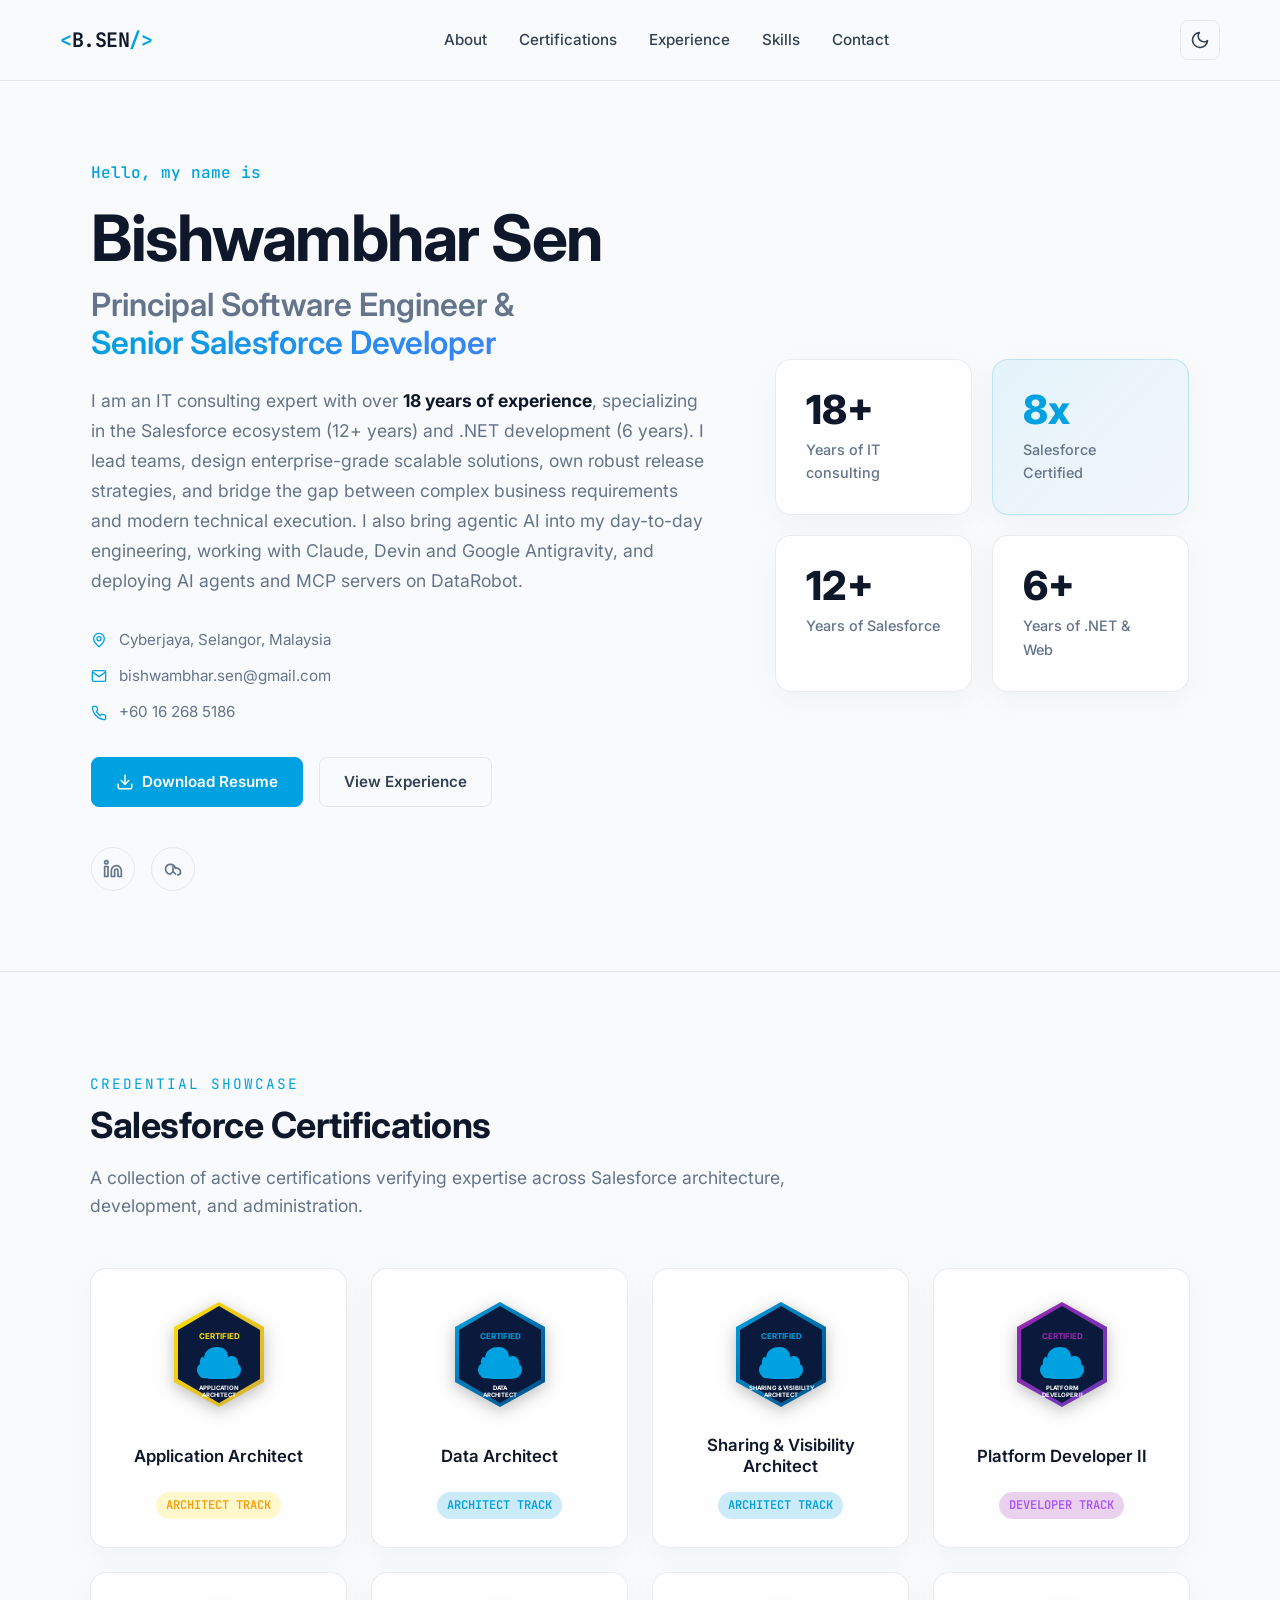
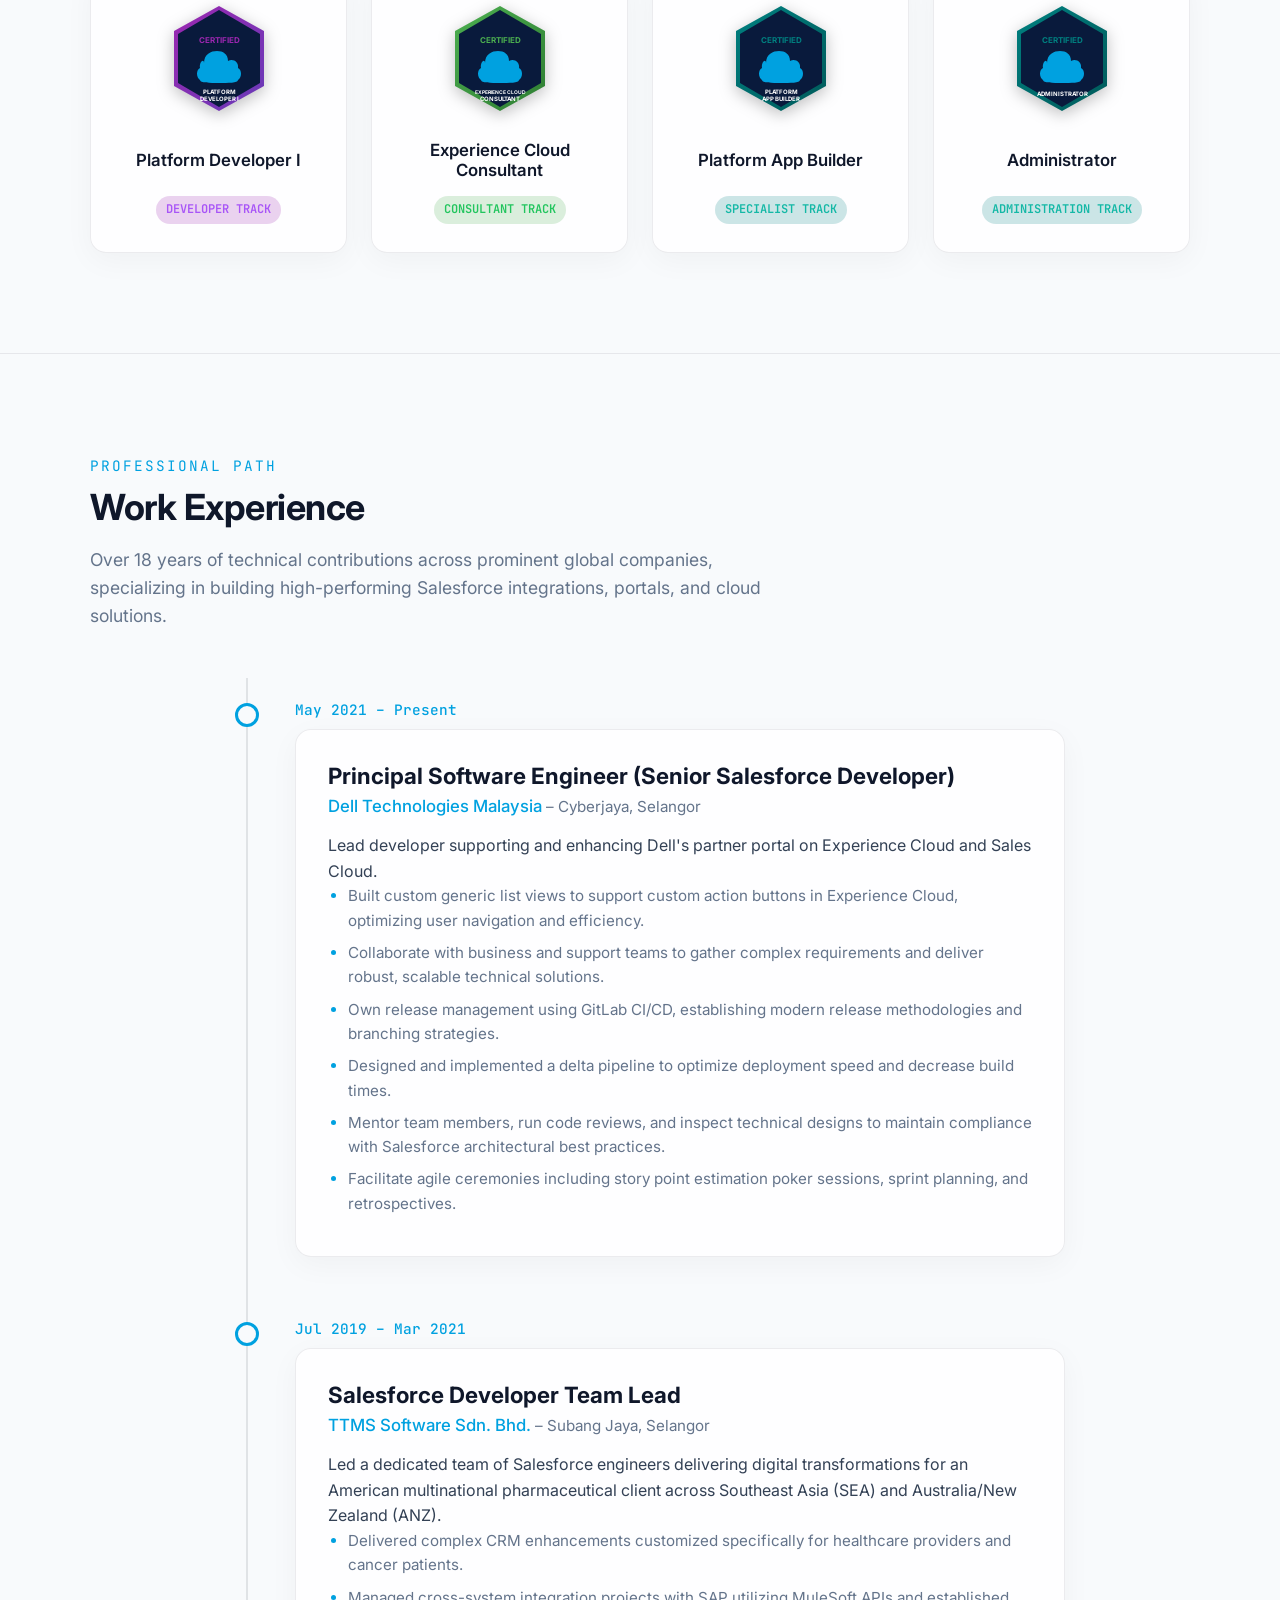
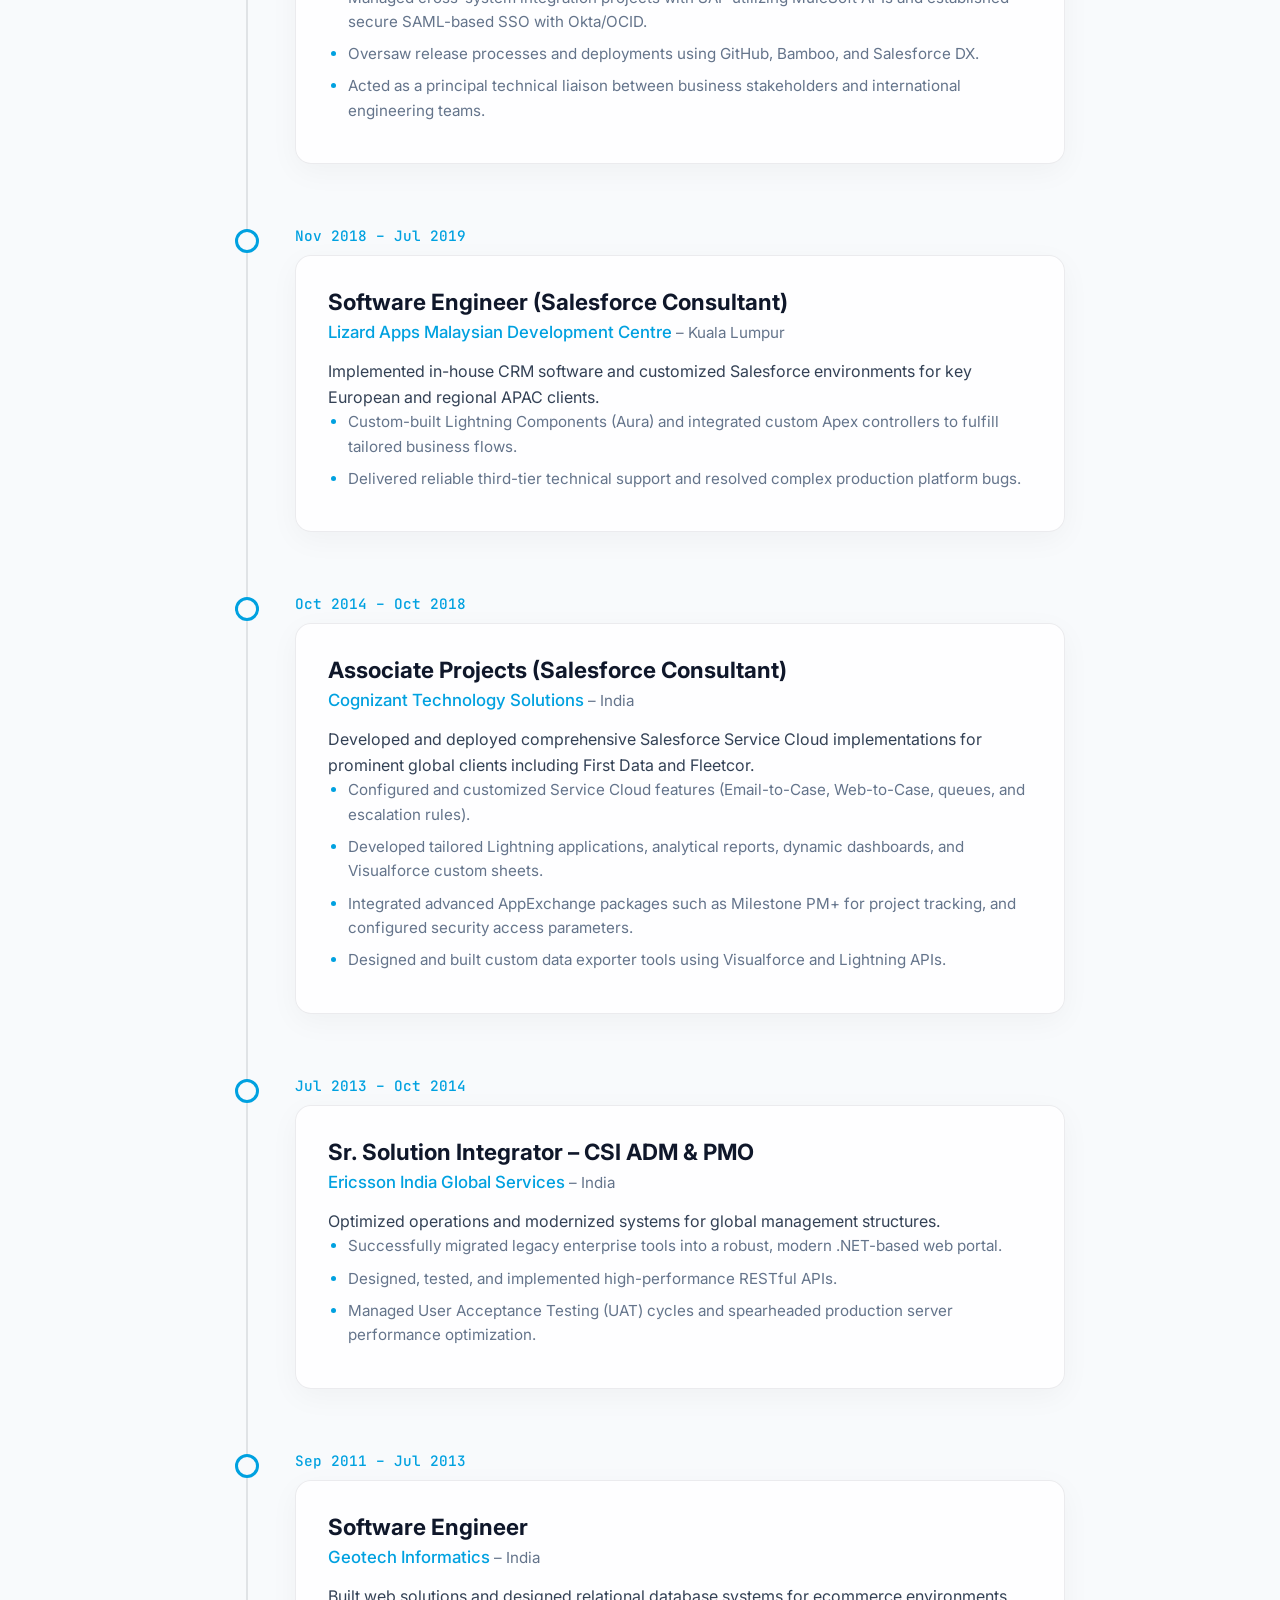
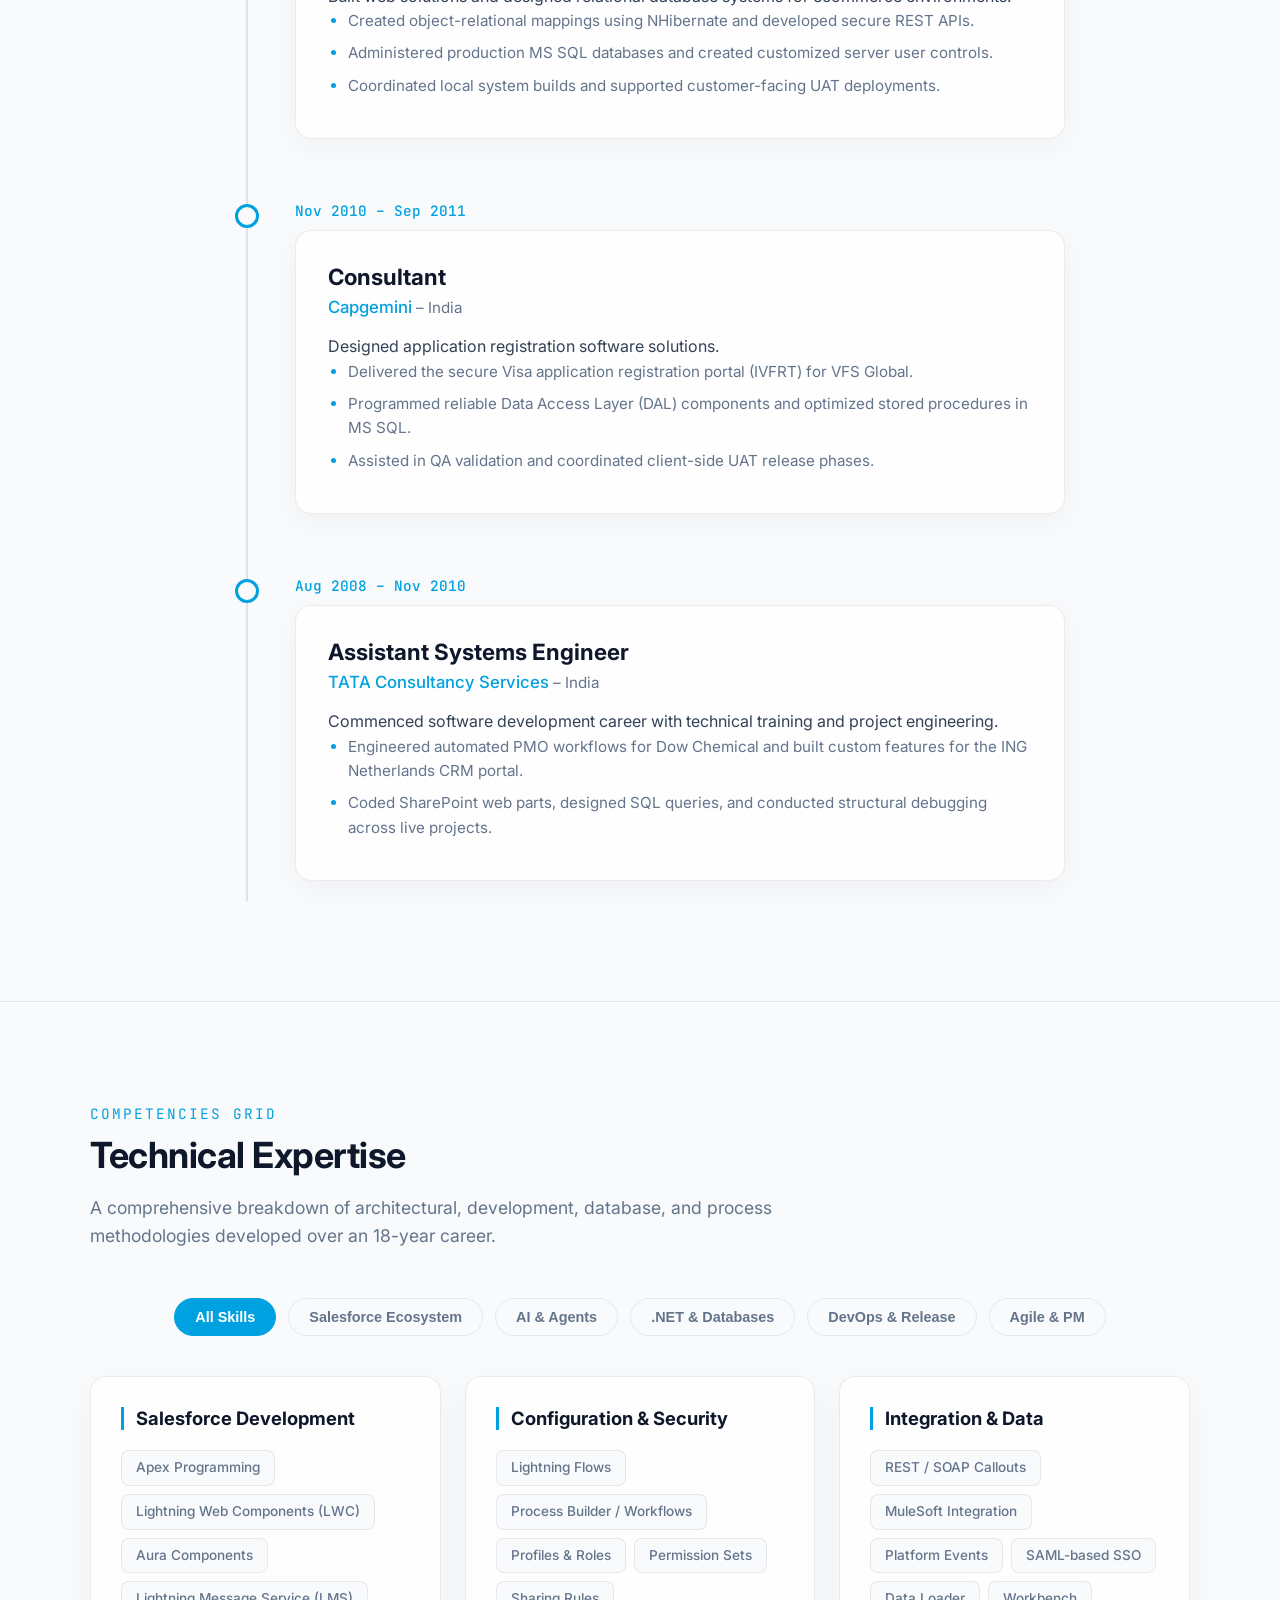
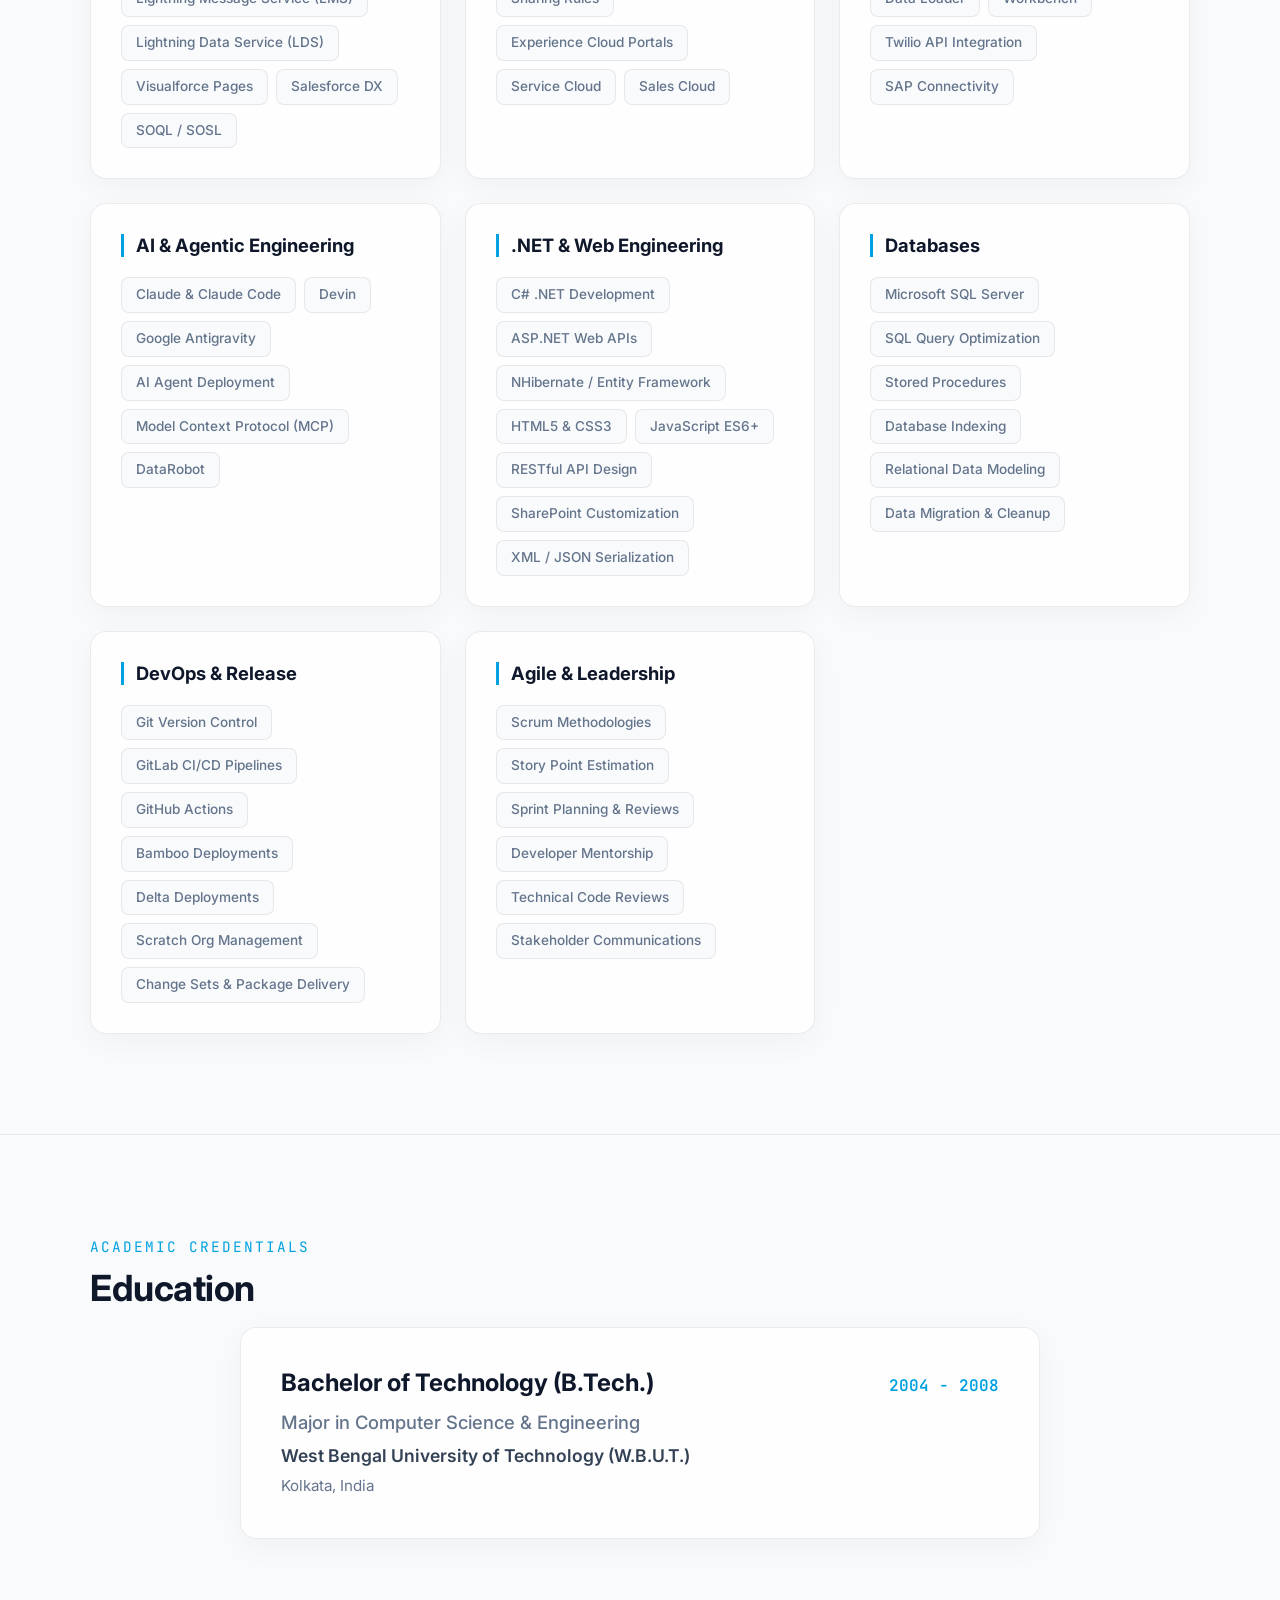
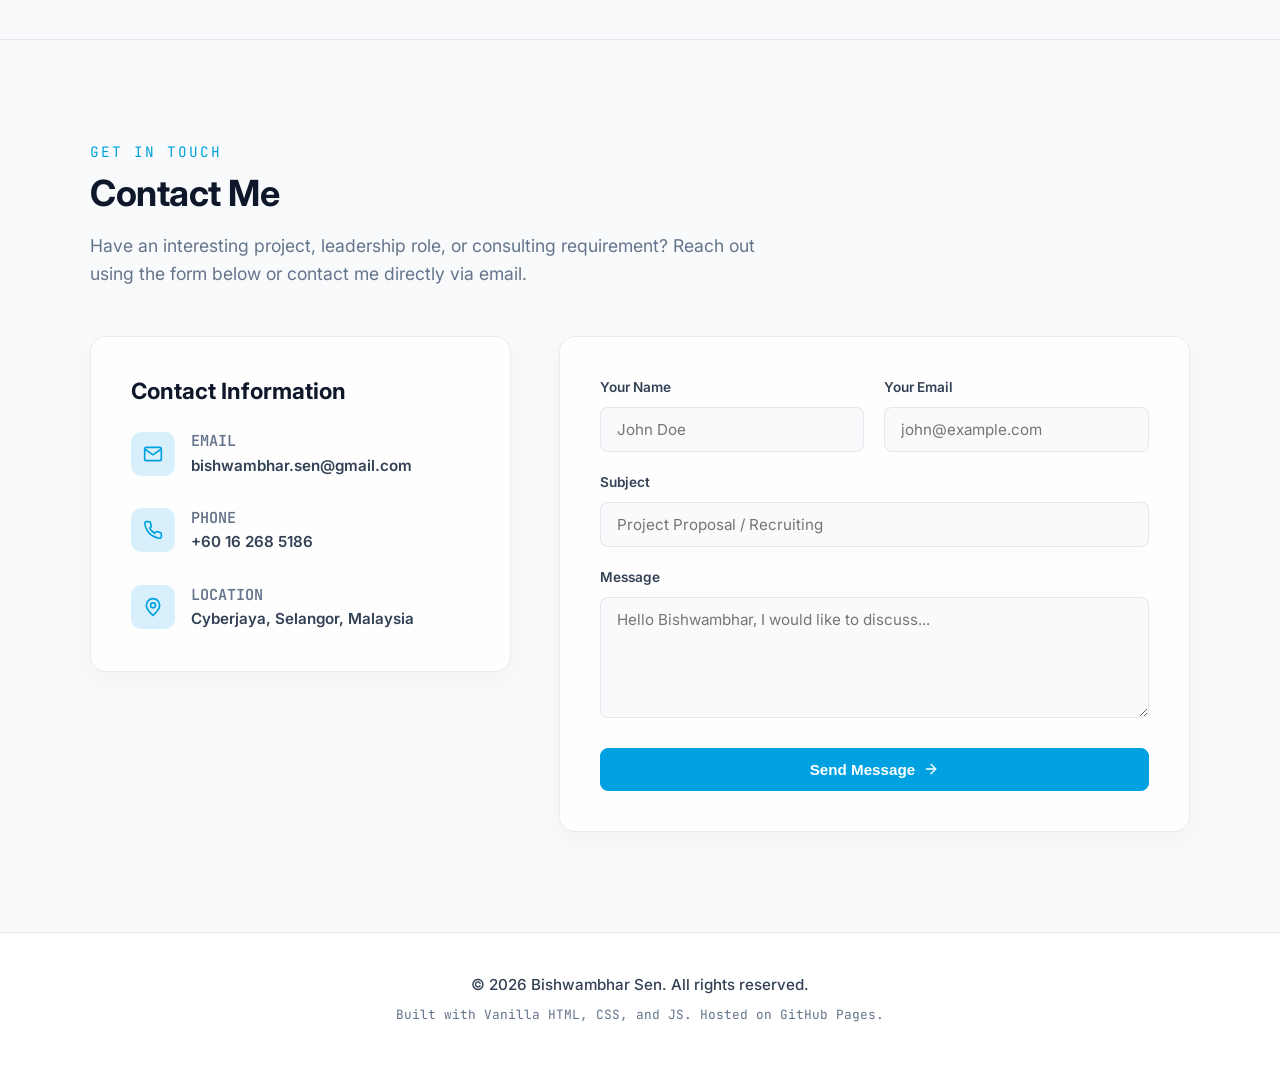
<file: index.html>
<!DOCTYPE html>
<html lang="en">
<head>
    <meta charset="UTF-8">
    <meta name="viewport" content="width=device-width, initial-scale=1.0">

    <!-- ═══════════════════════════════════════════════
         PRIMARY SEO
    ═══════════════════════════════════════════════ -->
    <title>Bishwambhar Sen | Principal Salesforce Developer &amp; Software Engineer</title>
    <meta name="description" content="Portfolio of Bishwambhar Sen — Principal Software Engineer &amp; 8x Salesforce Certified Developer with 18+ years of IT consulting experience in Salesforce, .NET, and enterprise cloud solutions.">
    <meta name="keywords" content="Bishwambhar Sen, Salesforce Developer, Principal Software Engineer, Salesforce Certified, LWC, Apex, Experience Cloud, Malaysia, Dell Technologies, Agentic AI, Claude, MCP, DataRobot">
    <meta name="author" content="Bishwambhar Sen">
    <meta name="robots" content="index, follow">
    <link rel="canonical" href="https://bishwambharsen.github.io/portfolio/">

    <!-- ═══════════════════════════════════════════════
         OPEN GRAPH (LinkedIn, Facebook, WhatsApp previews)
    ═══════════════════════════════════════════════ -->
    <meta property="og:type" content="website">
    <meta property="og:url" content="https://bishwambharsen.github.io/portfolio/">
    <meta property="og:title" content="Bishwambhar Sen | Principal Salesforce Developer &amp; Software Engineer">
    <meta property="og:description" content="8x Salesforce Certified. 18+ years in IT consulting. Principal Engineer at Dell Technologies. Expert in Apex, LWC, Experience Cloud, and enterprise integrations.">
    <meta property="og:image" content="https://bishwambharsen.github.io/portfolio/og-preview.png">
    <meta property="og:image:width" content="1200">
    <meta property="og:image:height" content="630">
    <meta property="og:image:alt" content="Bishwambhar Sen — Principal Salesforce Developer portfolio preview card">
    <meta property="og:locale" content="en_GB">
    <meta property="og:site_name" content="Bishwambhar Sen Portfolio">

    <!-- ═══════════════════════════════════════════════
         TWITTER / X CARD
    ═══════════════════════════════════════════════ -->
    <meta name="twitter:card" content="summary_large_image">
    <meta name="twitter:url" content="https://bishwambharsen.github.io/portfolio/">
    <meta name="twitter:title" content="Bishwambhar Sen | Principal Salesforce Developer &amp; Software Engineer">
    <meta name="twitter:description" content="8x Salesforce Certified. 18+ years in IT consulting. Expert in Apex, LWC, Experience Cloud &amp; enterprise integrations.">
    <meta name="twitter:image" content="https://bishwambharsen.github.io/portfolio/og-preview.png">

    <!-- ═══════════════════════════════════════════════
         FAVICON
    ═══════════════════════════════════════════════ -->
    <link rel="icon" type="image/svg+xml" href="favicon.svg">
    <link rel="shortcut icon" href="favicon.svg">

    <!-- ═══════════════════════════════════════════════
         JSON-LD STRUCTURED DATA (Google Rich Results)
    ═══════════════════════════════════════════════ -->
    <script type="application/ld+json">
    {
      "@context": "https://schema.org",
      "@type": "Person",
      "name": "Bishwambhar Sen",
      "url": "https://bishwambharsen.github.io/portfolio/",
      "image": "https://bishwambharsen.github.io/portfolio/og-preview.png",
      "jobTitle": "Principal Software Engineer & Senior Salesforce Developer",
      "worksFor": {
        "@type": "Organization",
        "name": "Dell Technologies"
      },
      "email": "bishwambhar.sen@gmail.com",
      "telephone": "+60162685186",
      "address": {
        "@type": "PostalAddress",
        "addressLocality": "Cyberjaya",
        "addressRegion": "Selangor",
        "addressCountry": "MY"
      },
      "alumniOf": {
        "@type": "CollegeOrUniversity",
        "name": "West Bengal University of Technology",
        "address": {
          "@type": "PostalAddress",
          "addressLocality": "Kolkata",
          "addressCountry": "IN"
        }
      },
      "sameAs": [
        "https://www.linkedin.com/in/bishwambharsen/",
        "https://trailhead.com/me/bishwambhar-sen"
      ],
      "knowsAbout": [
        "Salesforce", "Apex Programming", "Lightning Web Components",
        "Experience Cloud", "Sales Cloud", "Service Cloud",
        ".NET", "C#", "MuleSoft", "GitLab CI/CD", "Agile Scrum",
        "Agentic AI", "Claude", "Model Context Protocol", "DataRobot"
      ],
      "hasCredential": [
        { "@type": "EducationalOccupationalCredential", "name": "Salesforce Certified Application Architect" },
        { "@type": "EducationalOccupationalCredential", "name": "Salesforce Certified Data Architect" },
        { "@type": "EducationalOccupationalCredential", "name": "Salesforce Certified Sharing & Visibility Architect" },
        { "@type": "EducationalOccupationalCredential", "name": "Salesforce Certified Platform Developer II" },
        { "@type": "EducationalOccupationalCredential", "name": "Salesforce Certified Platform Developer I" },
        { "@type": "EducationalOccupationalCredential", "name": "Salesforce Certified Experience Cloud Consultant" },
        { "@type": "EducationalOccupationalCredential", "name": "Salesforce Certified Platform App Builder" },
        { "@type": "EducationalOccupationalCredential", "name": "Salesforce Certified Administrator" }
      ]
    }
    </script>

    <!-- ═══════════════════════════════════════════════
         FONTS & STYLESHEET
    ═══════════════════════════════════════════════ -->
    <link rel="preconnect" href="https://fonts.googleapis.com">
    <link rel="preconnect" href="https://fonts.gstatic.com" crossorigin>
    <link href="https://fonts.googleapis.com/css2?family=Inter:wght@300;400;500;600;700;800&family=JetBrains+Mono:wght@400;500&display=swap" rel="stylesheet">
    <link rel="stylesheet" href="styles.css">
</head>
<body class="dark-theme">
    <!-- Header / Navigation -->
    <header class="navbar">
        <div class="nav-container">
            <a href="#" class="nav-logo" id="nav-logo-link">
                <span class="logo-symbol">&lt;</span>B.SEN<span class="logo-symbol">/&gt;</span>
            </a>
            <nav class="nav-menu" id="nav-menu-id">
                <a href="#about" class="nav-link">About</a>
                <a href="#certifications" class="nav-link">Certifications</a>
                <a href="#experience" class="nav-link">Experience</a>
                <a href="#skills" class="nav-link">Skills</a>
                <a href="#contact" class="nav-link">Contact</a>
            </nav>
            <div class="nav-actions">
                <button id="theme-toggle" class="theme-btn" aria-label="Toggle light/dark theme" id="theme-toggle-id">
                    <!-- Sun Icon (Dark Mode active) -->
                    <svg class="sun-icon" xmlns="http://www.w3.org/2000/svg" viewBox="0 0 24 24" fill="none" stroke="currentColor" stroke-width="2" stroke-linecap="round" stroke-linejoin="round">
                        <circle cx="12" cy="12" r="5"></circle>
                        <line x1="12" y1="1" x2="12" y2="3"></line>
                        <line x1="12" y1="21" x2="12" y2="23"></line>
                        <line x1="4.22" y1="4.22" x2="5.64" y2="5.64"></line>
                        <line x1="18.36" y1="18.36" x2="19.78" y2="19.78"></line>
                        <line x1="1" y1="12" x2="3" y2="12"></line>
                        <line x1="21" y1="12" x2="23" y2="12"></line>
                        <line x1="4.22" y1="19.78" x2="5.64" y2="18.36"></line>
                        <line x1="18.36" y1="5.64" x2="19.78" y2="4.22"></line>
                    </svg>
                    <!-- Moon Icon (Light Mode active) -->
                    <svg class="moon-icon" xmlns="http://www.w3.org/2000/svg" viewBox="0 0 24 24" fill="none" stroke="currentColor" stroke-width="2" stroke-linecap="round" stroke-linejoin="round">
                        <path d="M21 12.79A9 9 0 1 1 11.21 3 7 7 0 0 0 21 12.79z"></path>
                    </svg>
                </button>
                <button class="mobile-nav-toggle" aria-label="Toggle mobile menu" id="mobile-nav-toggle-id">
                    <span></span>
                    <span></span>
                    <span></span>
                </button>
            </div>
        </div>
    </header>

    <!-- Main Content -->
    <main>
        <!-- Hero Section -->
        <section id="about" class="hero-section">
            <div class="hero-container">
                <div class="hero-content">
                    <span class="hero-pretitle">Hello, my name is</span>
                    <h1 class="hero-title">Bishwambhar Sen</h1>
                    <h2 class="hero-subtitle">Principal Software Engineer & <br><span class="highlight">Senior Salesforce Developer</span></h2>
                    <p class="hero-description">
                        I am an IT consulting expert with over <strong>18 years of experience</strong>, specializing in the Salesforce ecosystem (12+ years) and .NET development (6 years). I lead teams, design enterprise-grade scalable solutions, own robust release strategies, and bridge the gap between complex business requirements and modern technical execution. I also bring agentic AI into my day-to-day engineering, working with Claude, Devin and Google Antigravity, and deploying AI agents and MCP servers on DataRobot.
                    </p>
                    <div class="hero-meta">
                        <span class="meta-item">
                            <svg xmlns="http://www.w3.org/2000/svg" width="16" height="16" fill="none" stroke="currentColor" stroke-width="2" viewBox="0 0 24 24"><path d="M12 2a8 8 0 0 0-8 8c0 5.25 8 12 8 12s8-6.75 8-12a8 8 0 0 0-8-8z"/><circle cx="12" cy="10" r="3"/></svg>
                            Cyberjaya, Selangor, Malaysia
                        </span>
                        <span class="meta-item">
                            <svg xmlns="http://www.w3.org/2000/svg" width="16" height="16" fill="none" stroke="currentColor" stroke-width="2" viewBox="0 0 24 24"><path d="M4 4h16c1.1 0 2 .9 2 2v12c0 1.1-.9 2-2 2H4c-1.1 0-2-.9-2-2V6c0-1.1.9-2 2-2z"/><polyline points="22,6 12,13 2,6"/></svg>
                            <a href="mailto:bishwambhar.sen@gmail.com">bishwambhar.sen@gmail.com</a>
                        </span>
                        <span class="meta-item">
                            <svg xmlns="http://www.w3.org/2000/svg" width="16" height="16" fill="none" stroke="currentColor" stroke-width="2" viewBox="0 0 24 24"><path d="M22 16.92v3a2 2 0 0 1-2.18 2 19.79 19.79 0 0 1-8.63-3.07 19.5 19.5 0 0 1-6-6 19.79 19.79 0 0 1-3.07-8.67A2 2 0 0 1 4.11 2h3a2 2 0 0 1 2 1.72 12.84 12.84 0 0 0 .7 2.81 2 2 0 0 1-.45 2.11L8.09 9.91a16 16 0 0 0 6 6l1.27-1.27a2 2 0 0 1 2.11-.45 12.84 12.84 0 0 0 2.81.7A2 2 0 0 1 22 16.92z"/></svg>
                            <a href="tel:+60162685186">+60 16 268 5186</a>
                        </span>
                    </div>
                    <div class="hero-actions">
                        <a href="Bishwambhar_Sen_Resume_Malaysia.pdf" class="btn btn-primary" download id="download-resume-btn">
                            <svg xmlns="http://www.w3.org/2000/svg" width="18" height="18" fill="none" stroke="currentColor" stroke-width="2" stroke-linecap="round" stroke-linejoin="round" viewBox="0 0 24 24"><path d="M21 15v4a2 2 0 0 1-2 2H5a2 2 0 0 1-2-2v-4"/><polyline points="7 10 12 15 17 10"/><line x1="12" y1="15" x2="12" y2="3"/></svg>
                            Download Resume
                        </a>
                        <a href="#experience" class="btn btn-secondary" id="view-experience-btn">View Experience</a>
                    </div>
                    <div class="social-links">
                        <a href="https://www.linkedin.com/in/bishwambharsen/" target="_blank" rel="noopener noreferrer" aria-label="LinkedIn" class="social-link" id="linkedin-link">
                            <svg xmlns="http://www.w3.org/2000/svg" viewBox="0 0 24 24" fill="none" stroke="currentColor" stroke-width="2" stroke-linecap="round" stroke-linejoin="round"><path d="M16 8a6 6 0 0 1 6 6v7h-4v-7a2 2 0 0 0-2-2 2 2 0 0 0-2 2v7h-4v-7a6 6 0 0 1 6-6z"></path><rect x="2" y="9" width="4" height="12"></rect><circle cx="4" cy="4" r="2"></circle></svg>
                        </a>
                        <a href="https://trailhead.com/me/bishwambhar-sen" target="_blank" rel="noopener noreferrer" aria-label="Trailhead" class="social-link trailhead-logo-link" id="trailhead-link">
                            <!-- Custom Trailhead Icon Representation (Cloud with path) -->
                            <svg xmlns="http://www.w3.org/2000/svg" viewBox="0 0 24 24" fill="none" stroke="currentColor" stroke-width="2" stroke-linecap="round" stroke-linejoin="round"><path d="M17.5 19A3.5 3.5 0 0 0 21 15.5c0-2.79-2.54-4.5-5-4.5-.42 0-.83.07-1.22.2A6 6 0 0 0 3 11.5c0 3.59 2.45 6.5 5.5 6.5"></path><path d="M9 18l3-3 3 3"></path><path d="M12 15V9"></path></svg>
                        </a>
                    </div>
                </div>
                <!-- Interactive Quick Stats Cards -->
                <div class="hero-stats">
                    <div class="stat-card">
                        <span class="stat-number">18+</span>
                        <span class="stat-label">Years of IT consulting</span>
                    </div>
                    <div class="stat-card highlight-card">
                        <span class="stat-number">8x</span>
                        <span class="stat-label">Salesforce Certified</span>
                    </div>
                    <div class="stat-card">
                        <span class="stat-number">12+</span>
                        <span class="stat-label">Years of Salesforce</span>
                    </div>
                    <div class="stat-card">
                        <span class="stat-number">6+</span>
                        <span class="stat-label">Years of .NET & Web</span>
                    </div>
                </div>
            </div>
        </section>

        <!-- Salesforce Certifications Section -->
        <section id="certifications" class="certifications-section">
            <div class="section-container">
                <span class="section-subtitle">Credential Showcase</span>
                <h2 class="section-title">Salesforce Certifications</h2>
                <p class="section-description">
                    A collection of active certifications verifying expertise across Salesforce architecture, development, and administration.
                </p>

                <div class="certifications-grid">
                    <!-- Card 1: Application Architect -->
                    <div class="cert-card gold-border">
                        <div class="cert-badge-wrapper">
                            <svg class="cert-svg" viewBox="0 0 100 115" xmlns="http://www.w3.org/2000/svg">
                                <defs>
                                    <linearGradient id="goldGradient" x1="0%" y1="0%" x2="100%" y2="100%">
                                        <stop offset="0%" stop-color="#FFDF00" />
                                        <stop offset="100%" stop-color="#D4AF37" />
                                    </linearGradient>
                                </defs>
                                <polygon points="50,5 95,30 95,85 50,110 5,85 5,30" fill="url(#goldGradient)" />
                                <polygon points="50,9 91,33 91,82 50,106 9,82 9,33" fill="#091a3c" />
                                <path d="M35,62 C35,53 42,50 48,50 C54,50 59,53 59,60 C64,57 70,61 69,67 C73,69 73,76 69,79 C69,82 59,82 50,82 C41,82 31,82 31,79 C27,76 27,69 31,67 C30,61 35,57 35,62 Z" fill="#00A1E0" />
                                <text x="50" y="42" font-family="'Inter', sans-serif" font-size="8" font-weight="bold" fill="#FFDF00" text-anchor="middle">CERTIFIED</text>
                                <text x="50" y="93" font-family="'Inter', sans-serif" font-size="6" font-weight="bold" fill="#FFFFFF" text-anchor="middle">APPLICATION</text>
                                <text x="50" y="100" font-family="'Inter', sans-serif" font-size="6" font-weight="bold" fill="#FFFFFF" text-anchor="middle">ARCHITECT</text>
                            </svg>
                        </div>
                        <h3>Application Architect</h3>
                        <p class="cert-tag gold-tag">Architect Track</p>
                    </div>

                    <!-- Card 2: Data Architect -->
                    <div class="cert-card blue-border">
                        <div class="cert-badge-wrapper">
                            <svg class="cert-svg" viewBox="0 0 100 115" xmlns="http://www.w3.org/2000/svg">
                                <defs>
                                    <linearGradient id="blueGradient" x1="0%" y1="0%" x2="100%" y2="100%">
                                        <stop offset="0%" stop-color="#00A1E0" />
                                        <stop offset="100%" stop-color="#004B87" />
                                    </linearGradient>
                                </defs>
                                <polygon points="50,5 95,30 95,85 50,110 5,85 5,30" fill="url(#blueGradient)" />
                                <polygon points="50,9 91,33 91,82 50,106 9,82 9,33" fill="#091a3c" />
                                <path d="M35,62 C35,53 42,50 48,50 C54,50 59,53 59,60 C64,57 70,61 69,67 C73,69 73,76 69,79 C69,82 59,82 50,82 C41,82 31,82 31,79 C27,76 27,69 31,67 C30,61 35,57 35,62 Z" fill="#00A1E0" />
                                <text x="50" y="42" font-family="'Inter', sans-serif" font-size="8" font-weight="bold" fill="#00A1E0" text-anchor="middle">CERTIFIED</text>
                                <text x="50" y="93" font-family="'Inter', sans-serif" font-size="6" font-weight="bold" fill="#FFFFFF" text-anchor="middle">DATA</text>
                                <text x="50" y="100" font-family="'Inter', sans-serif" font-size="6" font-weight="bold" fill="#FFFFFF" text-anchor="middle">ARCHITECT</text>
                            </svg>
                        </div>
                        <h3>Data Architect</h3>
                        <p class="cert-tag blue-tag">Architect Track</p>
                    </div>

                    <!-- Card 3: Sharing & Visibility Architect -->
                    <div class="cert-card blue-border">
                        <div class="cert-badge-wrapper">
                            <svg class="cert-svg" viewBox="0 0 100 115" xmlns="http://www.w3.org/2000/svg">
                                <polygon points="50,5 95,30 95,85 50,110 5,85 5,30" fill="url(#blueGradient)" />
                                <polygon points="50,9 91,33 91,82 50,106 9,82 9,33" fill="#091a3c" />
                                <path d="M35,62 C35,53 42,50 48,50 C54,50 59,53 59,60 C64,57 70,61 69,67 C73,69 73,76 69,79 C69,82 59,82 50,82 C41,82 31,82 31,79 C27,76 27,69 31,67 C30,61 35,57 35,62 Z" fill="#00A1E0" />
                                <text x="50" y="42" font-family="'Inter', sans-serif" font-size="8" font-weight="bold" fill="#00A1E0" text-anchor="middle">CERTIFIED</text>
                                <text x="50" y="93" font-family="'Inter', sans-serif" font-size="6" font-weight="bold" fill="#FFFFFF" text-anchor="middle">SHARING & VISIBILITY</text>
                                <text x="50" y="100" font-family="'Inter', sans-serif" font-size="6" font-weight="bold" fill="#FFFFFF" text-anchor="middle">ARCHITECT</text>
                            </svg>
                        </div>
                        <h3>Sharing & Visibility Architect</h3>
                        <p class="cert-tag blue-tag">Architect Track</p>
                    </div>

                    <!-- Card 4: Platform Developer II -->
                    <div class="cert-card purple-border">
                        <div class="cert-badge-wrapper">
                            <svg class="cert-svg" viewBox="0 0 100 115" xmlns="http://www.w3.org/2000/svg">
                                <defs>
                                    <linearGradient id="purpleGradient" x1="0%" y1="0%" x2="100%" y2="100%">
                                        <stop offset="0%" stop-color="#9C27B0" />
                                        <stop offset="100%" stop-color="#673AB7" />
                                    </linearGradient>
                                </defs>
                                <polygon points="50,5 95,30 95,85 50,110 5,85 5,30" fill="url(#purpleGradient)" />
                                <polygon points="50,9 91,33 91,82 50,106 9,82 9,33" fill="#091a3c" />
                                <path d="M35,62 C35,53 42,50 48,50 C54,50 59,53 59,60 C64,57 70,61 69,67 C73,69 73,76 69,79 C69,82 59,82 50,82 C41,82 31,82 31,79 C27,76 27,69 31,67 C30,61 35,57 35,62 Z" fill="#00A1E0" />
                                <text x="50" y="42" font-family="'Inter', sans-serif" font-size="8" font-weight="bold" fill="#9C27B0" text-anchor="middle">CERTIFIED</text>
                                <text x="50" y="93" font-family="'Inter', sans-serif" font-size="6" font-weight="bold" fill="#FFFFFF" text-anchor="middle">PLATFORM</text>
                                <text x="50" y="100" font-family="'Inter', sans-serif" font-size="6" font-weight="bold" fill="#FFFFFF" text-anchor="middle">DEVELOPER II</text>
                            </svg>
                        </div>
                        <h3>Platform Developer II</h3>
                        <p class="cert-tag purple-tag">Developer Track</p>
                    </div>

                    <!-- Card 5: Platform Developer I -->
                    <div class="cert-card purple-border">
                        <div class="cert-badge-wrapper">
                            <svg class="cert-svg" viewBox="0 0 100 115" xmlns="http://www.w3.org/2000/svg">
                                <polygon points="50,5 95,30 95,85 50,110 5,85 5,30" fill="url(#purpleGradient)" />
                                <polygon points="50,9 91,33 91,82 50,106 9,82 9,33" fill="#091a3c" />
                                <path d="M35,62 C35,53 42,50 48,50 C54,50 59,53 59,60 C64,57 70,61 69,67 C73,69 73,76 69,79 C69,82 59,82 50,82 C41,82 31,82 31,79 C27,76 27,69 31,67 C30,61 35,57 35,62 Z" fill="#00A1E0" />
                                <text x="50" y="42" font-family="'Inter', sans-serif" font-size="8" font-weight="bold" fill="#9C27B0" text-anchor="middle">CERTIFIED</text>
                                <text x="50" y="93" font-family="'Inter', sans-serif" font-size="6" font-weight="bold" fill="#FFFFFF" text-anchor="middle">PLATFORM</text>
                                <text x="50" y="100" font-family="'Inter', sans-serif" font-size="6" font-weight="bold" fill="#FFFFFF" text-anchor="middle">DEVELOPER I</text>
                            </svg>
                        </div>
                        <h3>Platform Developer I</h3>
                        <p class="cert-tag purple-tag">Developer Track</p>
                    </div>

                    <!-- Card 6: Experience Cloud Consultant -->
                    <div class="cert-card green-border">
                        <div class="cert-badge-wrapper">
                            <svg class="cert-svg" viewBox="0 0 100 115" xmlns="http://www.w3.org/2000/svg">
                                <defs>
                                    <linearGradient id="greenGradient" x1="0%" y1="0%" x2="100%" y2="100%">
                                        <stop offset="0%" stop-color="#4CAF50" />
                                        <stop offset="100%" stop-color="#2E7D32" />
                                    </linearGradient>
                                </defs>
                                <polygon points="50,5 95,30 95,85 50,110 5,85 5,30" fill="url(#greenGradient)" />
                                <polygon points="50,9 91,33 91,82 50,106 9,82 9,33" fill="#091a3c" />
                                <path d="M35,62 C35,53 42,50 48,50 C54,50 59,53 59,60 C64,57 70,61 69,67 C73,69 73,76 69,79 C69,82 59,82 50,82 C41,82 31,82 31,79 C27,76 27,69 31,67 C30,61 35,57 35,62 Z" fill="#00A1E0" />
                                <text x="50" y="42" font-family="'Inter', sans-serif" font-size="8" font-weight="bold" fill="#4CAF50" text-anchor="middle">CERTIFIED</text>
                                <text x="50" y="93" font-family="'Inter', sans-serif" font-size="5" font-weight="bold" fill="#FFFFFF" text-anchor="middle">EXPERIENCE CLOUD</text>
                                <text x="50" y="100" font-family="'Inter', sans-serif" font-size="6" font-weight="bold" fill="#FFFFFF" text-anchor="middle">CONSULTANT</text>
                            </svg>
                        </div>
                        <h3>Experience Cloud Consultant</h3>
                        <p class="cert-tag green-tag">Consultant Track</p>
                    </div>

                    <!-- Card 7: Platform App Builder -->
                    <div class="cert-card teal-border">
                        <div class="cert-badge-wrapper">
                            <svg class="cert-svg" viewBox="0 0 100 115" xmlns="http://www.w3.org/2000/svg">
                                <defs>
                                    <linearGradient id="tealGradient" x1="0%" y1="0%" x2="100%" y2="100%">
                                        <stop offset="0%" stop-color="#008080" />
                                        <stop offset="100%" stop-color="#005A5A" />
                                    </linearGradient>
                                </defs>
                                <polygon points="50,5 95,30 95,85 50,110 5,85 5,30" fill="url(#tealGradient)" />
                                <polygon points="50,9 91,33 91,82 50,106 9,82 9,33" fill="#091a3c" />
                                <path d="M35,62 C35,53 42,50 48,50 C54,50 59,53 59,60 C64,57 70,61 69,67 C73,69 73,76 69,79 C69,82 59,82 50,82 C41,82 31,82 31,79 C27,76 27,69 31,67 C30,61 35,57 35,62 Z" fill="#00A1E0" />
                                <text x="50" y="42" font-family="'Inter', sans-serif" font-size="8" font-weight="bold" fill="#008080" text-anchor="middle">CERTIFIED</text>
                                <text x="50" y="93" font-family="'Inter', sans-serif" font-size="6" font-weight="bold" fill="#FFFFFF" text-anchor="middle">PLATFORM</text>
                                <text x="50" y="100" font-family="'Inter', sans-serif" font-size="6" font-weight="bold" fill="#FFFFFF" text-anchor="middle">APP BUILDER</text>
                            </svg>
                        </div>
                        <h3>Platform App Builder</h3>
                        <p class="cert-tag teal-tag">Specialist Track</p>
                    </div>

                    <!-- Card 8: Administrator -->
                    <div class="cert-card teal-border">
                        <div class="cert-badge-wrapper">
                            <svg class="cert-svg" viewBox="0 0 100 115" xmlns="http://www.w3.org/2000/svg">
                                <polygon points="50,5 95,30 95,85 50,110 5,85 5,30" fill="url(#tealGradient)" />
                                <polygon points="50,9 91,33 91,82 50,106 9,82 9,33" fill="#091a3c" />
                                <path d="M35,62 C35,53 42,50 48,50 C54,50 59,53 59,60 C64,57 70,61 69,67 C73,69 73,76 69,79 C69,82 59,82 50,82 C41,82 31,82 31,79 C27,76 27,69 31,67 C30,61 35,57 35,62 Z" fill="#00A1E0" />
                                <text x="50" y="42" font-family="'Inter', sans-serif" font-size="8" font-weight="bold" fill="#008080" text-anchor="middle">CERTIFIED</text>
                                <text x="50" y="95" font-family="'Inter', sans-serif" font-size="6" font-weight="bold" fill="#FFFFFF" text-anchor="middle">ADMINISTRATOR</text>
                            </svg>
                        </div>
                        <h3>Administrator</h3>
                        <p class="cert-tag teal-tag">Administration Track</p>
                    </div>
                </div>
            </div>
        </section>

        <!-- Experience Timeline Section -->
        <section id="experience" class="experience-section">
            <div class="section-container">
                <span class="section-subtitle">Professional Path</span>
                <h2 class="section-title">Work Experience</h2>
                <p class="section-description">
                    Over 18 years of technical contributions across prominent global companies, specializing in building high-performing Salesforce integrations, portals, and cloud solutions.
                </p>

                <div class="timeline">
                    <!-- Dell Technologies -->
                    <div class="timeline-item reveal">
                        <div class="timeline-dot"></div>
                        <div class="timeline-date">May 2021 – Present</div>
                        <div class="timeline-content">
                            <h3>Principal Software Engineer (Senior Salesforce Developer)</h3>
                            <h4 class="company">Dell Technologies Malaysia <span class="location">– Cyberjaya, Selangor</span></h4>
                            <p class="description">
                                Lead developer supporting and enhancing Dell's partner portal on Experience Cloud and Sales Cloud.
                            </p>
                            <ul class="duties-list">
                                <li>Built custom generic list views to support custom action buttons in Experience Cloud, optimizing user navigation and efficiency.</li>
                                <li>Collaborate with business and support teams to gather complex requirements and deliver robust, scalable technical solutions.</li>
                                <li>Own release management using GitLab CI/CD, establishing modern release methodologies and branching strategies.</li>
                                <li>Designed and implemented a delta pipeline to optimize deployment speed and decrease build times.</li>
                                <li>Mentor team members, run code reviews, and inspect technical designs to maintain compliance with Salesforce architectural best practices.</li>
                                <li>Facilitate agile ceremonies including story point estimation poker sessions, sprint planning, and retrospectives.</li>
                            </ul>
                        </div>
                    </div>

                    <!-- TTMS Software -->
                    <div class="timeline-item reveal">
                        <div class="timeline-dot"></div>
                        <div class="timeline-date">Jul 2019 – Mar 2021</div>
                        <div class="timeline-content">
                            <h3>Salesforce Developer Team Lead</h3>
                            <h4 class="company">TTMS Software Sdn. Bhd. <span class="location">– Subang Jaya, Selangor</span></h4>
                            <p class="description">
                                Led a dedicated team of Salesforce engineers delivering digital transformations for an American multinational pharmaceutical client across Southeast Asia (SEA) and Australia/New Zealand (ANZ).
                            </p>
                            <ul class="duties-list">
                                <li>Delivered complex CRM enhancements customized specifically for healthcare providers and cancer patients.</li>
                                <li>Managed cross-system integration projects with SAP utilizing MuleSoft APIs and established secure SAML-based SSO with Okta/OCID.</li>
                                <li>Oversaw release processes and deployments using GitHub, Bamboo, and Salesforce DX.</li>
                                <li>Acted as a principal technical liaison between business stakeholders and international engineering teams.</li>
                            </ul>
                        </div>
                    </div>

                    <!-- Lizard Apps -->
                    <div class="timeline-item reveal">
                        <div class="timeline-dot"></div>
                        <div class="timeline-date">Nov 2018 – Jul 2019</div>
                        <div class="timeline-content">
                            <h3>Software Engineer (Salesforce Consultant)</h3>
                            <h4 class="company">Lizard Apps Malaysian Development Centre <span class="location">– Kuala Lumpur</span></h4>
                            <p class="description">
                                Implemented in-house CRM software and customized Salesforce environments for key European and regional APAC clients.
                            </p>
                            <ul class="duties-list">
                                <li>Custom-built Lightning Components (Aura) and integrated custom Apex controllers to fulfill tailored business flows.</li>
                                <li>Delivered reliable third-tier technical support and resolved complex production platform bugs.</li>
                            </ul>
                        </div>
                    </div>

                    <!-- Cognizant -->
                    <div class="timeline-item reveal">
                        <div class="timeline-dot"></div>
                        <div class="timeline-date">Oct 2014 – Oct 2018</div>
                        <div class="timeline-content">
                            <h3>Associate Projects (Salesforce Consultant)</h3>
                            <h4 class="company">Cognizant Technology Solutions <span class="location">– India</span></h4>
                            <p class="description">
                                Developed and deployed comprehensive Salesforce Service Cloud implementations for prominent global clients including First Data and Fleetcor.
                            </p>
                            <ul class="duties-list">
                                <li>Configured and customized Service Cloud features (Email-to-Case, Web-to-Case, queues, and escalation rules).</li>
                                <li>Developed tailored Lightning applications, analytical reports, dynamic dashboards, and Visualforce custom sheets.</li>
                                <li>Integrated advanced AppExchange packages such as Milestone PM+ for project tracking, and configured security access parameters.</li>
                                <li>Designed and built custom data exporter tools using Visualforce and Lightning APIs.</li>
                            </ul>
                        </div>
                    </div>

                    <!-- Ericsson -->
                    <div class="timeline-item reveal">
                        <div class="timeline-dot"></div>
                        <div class="timeline-date">Jul 2013 – Oct 2014</div>
                        <div class="timeline-content">
                            <h3>Sr. Solution Integrator – CSI ADM & PMO</h3>
                            <h4 class="company">Ericsson India Global Services <span class="location">– India</span></h4>
                            <p class="description">
                                Optimized operations and modernized systems for global management structures.
                            </p>
                            <ul class="duties-list">
                                <li>Successfully migrated legacy enterprise tools into a robust, modern .NET-based web portal.</li>
                                <li>Designed, tested, and implemented high-performance RESTful APIs.</li>
                                <li>Managed User Acceptance Testing (UAT) cycles and spearheaded production server performance optimization.</li>
                            </ul>
                        </div>
                    </div>

                    <!-- Geotech Informatics -->
                    <div class="timeline-item reveal">
                        <div class="timeline-dot"></div>
                        <div class="timeline-date">Sep 2011 – Jul 2013</div>
                        <div class="timeline-content">
                            <h3>Software Engineer</h3>
                            <h4 class="company">Geotech Informatics <span class="location">– India</span></h4>
                            <p class="description">
                                Built web solutions and designed relational database systems for ecommerce environments.
                            </p>
                            <ul class="duties-list">
                                <li>Created object-relational mappings using NHibernate and developed secure REST APIs.</li>
                                <li>Administered production MS SQL databases and created customized server user controls.</li>
                                <li>Coordinated local system builds and supported customer-facing UAT deployments.</li>
                            </ul>
                        </div>
                    </div>

                    <!-- Capgemini -->
                    <div class="timeline-item reveal">
                        <div class="timeline-dot"></div>
                        <div class="timeline-date">Nov 2010 – Sep 2011</div>
                        <div class="timeline-content">
                            <h3>Consultant</h3>
                            <h4 class="company">Capgemini <span class="location">– India</span></h4>
                            <p class="description">
                                Designed application registration software solutions.
                            </p>
                            <ul class="duties-list">
                                <li>Delivered the secure Visa application registration portal (IVFRT) for VFS Global.</li>
                                <li>Programmed reliable Data Access Layer (DAL) components and optimized stored procedures in MS SQL.</li>
                                <li>Assisted in QA validation and coordinated client-side UAT release phases.</li>
                            </ul>
                        </div>
                    </div>

                    <!-- Tata Consultancy Services -->
                    <div class="timeline-item reveal">
                        <div class="timeline-dot"></div>
                        <div class="timeline-date">Aug 2008 – Nov 2010</div>
                        <div class="timeline-content">
                            <h3>Assistant Systems Engineer</h3>
                            <h4 class="company">TATA Consultancy Services <span class="location">– India</span></h4>
                            <p class="description">
                                Commenced software development career with technical training and project engineering.
                            </p>
                            <ul class="duties-list">
                                <li>Engineered automated PMO workflows for Dow Chemical and built custom features for the ING Netherlands CRM portal.</li>
                                <li>Coded SharePoint web parts, designed SQL queries, and conducted structural debugging across live projects.</li>
                            </ul>
                        </div>
                    </div>
                </div>
            </div>
        </section>

        <!-- Technical Skills Section -->
        <section id="skills" class="skills-section">
            <div class="section-container">
                <span class="section-subtitle">Competencies Grid</span>
                <h2 class="section-title">Technical Expertise</h2>
                <p class="section-description">
                    A comprehensive breakdown of architectural, development, database, and process methodologies developed over an 18-year career.
                </p>

                <!-- Interactive Tab Filter -->
                <div class="skills-filter" id="skills-filter-id">
                    <button class="filter-btn active" data-filter="all">All Skills</button>
                    <button class="filter-btn" data-filter="salesforce">Salesforce Ecosystem</button>
                    <button class="filter-btn" data-filter="ai">AI & Agents</button>
                    <button class="filter-btn" data-filter="dotnet">.NET & Databases</button>
                    <button class="filter-btn" data-filter="devops">DevOps & Release</button>
                    <button class="filter-btn" data-filter="agile">Agile & PM</button>
                </div>

                <div class="skills-grid">
                    <!-- Salesforce Core -->
                    <div class="skill-category-card" data-category="salesforce">
                        <h3>Salesforce Development</h3>
                        <div class="skill-tags">
                            <span class="skill-tag">Apex Programming</span>
                            <span class="skill-tag">Lightning Web Components (LWC)</span>
                            <span class="skill-tag">Aura Components</span>
                            <span class="skill-tag">Lightning Message Service (LMS)</span>
                            <span class="skill-tag">Lightning Data Service (LDS)</span>
                            <span class="skill-tag">Visualforce Pages</span>
                            <span class="skill-tag">Salesforce DX</span>
                            <span class="skill-tag">SOQL / SOSL</span>
                        </div>
                    </div>

                    <!-- Salesforce Declarative -->
                    <div class="skill-category-card" data-category="salesforce">
                        <h3>Configuration & Security</h3>
                        <div class="skill-tags">
                            <span class="skill-tag">Lightning Flows</span>
                            <span class="skill-tag">Process Builder / Workflows</span>
                            <span class="skill-tag">Profiles & Roles</span>
                            <span class="skill-tag">Permission Sets</span>
                            <span class="skill-tag">Sharing Rules</span>
                            <span class="skill-tag">Experience Cloud Portals</span>
                            <span class="skill-tag">Service Cloud</span>
                            <span class="skill-tag">Sales Cloud</span>
                        </div>
                    </div>

                    <!-- Integration -->
                    <div class="skill-category-card" data-category="salesforce">
                        <h3>Integration & Data</h3>
                        <div class="skill-tags">
                            <span class="skill-tag">REST / SOAP Callouts</span>
                            <span class="skill-tag">MuleSoft Integration</span>
                            <span class="skill-tag">Platform Events</span>
                            <span class="skill-tag">SAML-based SSO</span>
                            <span class="skill-tag">Data Loader</span>
                            <span class="skill-tag">Workbench</span>
                            <span class="skill-tag">Twilio API Integration</span>
                            <span class="skill-tag">SAP Connectivity</span>
                        </div>
                    </div>

                    <!-- AI & Agents -->
                    <div class="skill-category-card" data-category="ai">
                        <h3>AI & Agentic Engineering</h3>
                        <div class="skill-tags">
                            <span class="skill-tag">Claude & Claude Code</span>
                            <span class="skill-tag">Devin</span>
                            <span class="skill-tag">Google Antigravity</span>
                            <span class="skill-tag">AI Agent Deployment</span>
                            <span class="skill-tag">Model Context Protocol (MCP)</span>
                            <span class="skill-tag">DataRobot</span>
                        </div>
                    </div>

                    <!-- .NET -->
                    <div class="skill-category-card" data-category="dotnet">
                        <h3>.NET & Web Engineering</h3>
                        <div class="skill-tags">
                            <span class="skill-tag">C# .NET Development</span>
                            <span class="skill-tag">ASP.NET Web APIs</span>
                            <span class="skill-tag">NHibernate / Entity Framework</span>
                            <span class="skill-tag">HTML5 & CSS3</span>
                            <span class="skill-tag">JavaScript ES6+</span>
                            <span class="skill-tag">RESTful API Design</span>
                            <span class="skill-tag">SharePoint Customization</span>
                            <span class="skill-tag">XML / JSON Serialization</span>
                        </div>
                    </div>

                    <!-- Databases -->
                    <div class="skill-category-card" data-category="dotnet">
                        <h3>Databases</h3>
                        <div class="skill-tags">
                            <span class="skill-tag">Microsoft SQL Server</span>
                            <span class="skill-tag">SQL Query Optimization</span>
                            <span class="skill-tag">Stored Procedures</span>
                            <span class="skill-tag">Database Indexing</span>
                            <span class="skill-tag">Relational Data Modeling</span>
                            <span class="skill-tag">Data Migration & Cleanup</span>
                        </div>
                    </div>

                    <!-- DevOps -->
                    <div class="skill-category-card" data-category="devops">
                        <h3>DevOps & Release</h3>
                        <div class="skill-tags">
                            <span class="skill-tag">Git Version Control</span>
                            <span class="skill-tag">GitLab CI/CD Pipelines</span>
                            <span class="skill-tag">GitHub Actions</span>
                            <span class="skill-tag">Bamboo Deployments</span>
                            <span class="skill-tag">Delta Deployments</span>
                            <span class="skill-tag">Scratch Org Management</span>
                            <span class="skill-tag">Change Sets & Package Delivery</span>
                        </div>
                    </div>

                    <!-- Process & Leadership -->
                    <div class="skill-category-card" data-category="agile">
                        <h3>Agile & Leadership</h3>
                        <div class="skill-tags">
                            <span class="skill-tag">Scrum Methodologies</span>
                            <span class="skill-tag">Story Point Estimation</span>
                            <span class="skill-tag">Sprint Planning & Reviews</span>
                            <span class="skill-tag">Developer Mentorship</span>
                            <span class="skill-tag">Technical Code Reviews</span>
                            <span class="skill-tag">Stakeholder Communications</span>
                        </div>
                    </div>
                </div>
            </div>
        </section>

        <!-- Education Section -->
        <section class="education-section">
            <div class="section-container">
                <span class="section-subtitle">Academic Credentials</span>
                <h2 class="section-title">Education</h2>
                <div class="education-card">
                    <div class="edu-header">
                        <h3>Bachelor of Technology (B.Tech.)</h3>
                        <span class="edu-date">2004 - 2008</span>
                    </div>
                    <h4>Major in Computer Science & Engineering</h4>
                    <p class="school">West Bengal University of Technology (W.B.U.T.)</p>
                    <p class="edu-location">Kolkata, India</p>
                </div>
            </div>
        </section>

        <!-- Contact Section -->
        <section id="contact" class="contact-section">
            <div class="section-container">
                <span class="section-subtitle">Get in Touch</span>
                <h2 class="section-title">Contact Me</h2>
                <p class="section-description">
                    Have an interesting project, leadership role, or consulting requirement? Reach out using the form below or contact me directly via email.
                </p>

                <div class="contact-wrapper">
                    <!-- Contact Details Sidebar -->
                    <div class="contact-info">
                        <h3>Contact Information</h3>
                        <div class="info-items">
                            <div class="info-item">
                                <span class="info-icon">
                                    <svg xmlns="http://www.w3.org/2000/svg" width="20" height="20" fill="none" stroke="currentColor" stroke-width="2" viewBox="0 0 24 24"><path d="M4 4h16c1.1 0 2 .9 2 2v12c0 1.1-.9 2-2 2H4c-1.1 0-2-.9-2-2V6c0-1.1.9-2 2-2z"/><polyline points="22,6 12,13 2,6"/></svg>
                                </span>
                                <div class="info-text">
                                    <span class="info-label">Email</span>
                                    <a href="mailto:bishwambhar.sen@gmail.com">bishwambhar.sen@gmail.com</a>
                                </div>
                            </div>
                            <div class="info-item">
                                <span class="info-icon">
                                    <svg xmlns="http://www.w3.org/2000/svg" width="20" height="20" fill="none" stroke="currentColor" stroke-width="2" viewBox="0 0 24 24"><path d="M22 16.92v3a2 2 0 0 1-2.18 2 19.79 19.79 0 0 1-8.63-3.07 19.5 19.5 0 0 1-6-6 19.79 19.79 0 0 1-3.07-8.67A2 2 0 0 1 4.11 2h3a2 2 0 0 1 2 1.72 12.84 12.84 0 0 0 .7 2.81 2 2 0 0 1-.45 2.11L8.09 9.91a16 16 0 0 0 6 6l1.27-1.27a2 2 0 0 1 2.11-.45 12.84 12.84 0 0 0 2.81.7A2 2 0 0 1 22 16.92z"/></svg>
                                </span>
                                <div class="info-text">
                                    <span class="info-label">Phone</span>
                                    <a href="tel:+60162685186">+60 16 268 5186</a>
                                </div>
                            </div>
                            <div class="info-item">
                                <span class="info-icon">
                                    <svg xmlns="http://www.w3.org/2000/svg" width="20" height="20" fill="none" stroke="currentColor" stroke-width="2" viewBox="0 0 24 24"><path d="M12 2a8 8 0 0 0-8 8c0 5.25 8 12 8 12s8-6.75 8-12a8 8 0 0 0-8-8z"/><circle cx="12" cy="10" r="3"/></svg>
                                </span>
                                <div class="info-text">
                                    <span class="info-label">Location</span>
                                    <span>Cyberjaya, Selangor, Malaysia</span>
                                </div>
                            </div>
                        </div>
                    </div>

                    <!-- Contact Form -->
                    <div class="contact-form-container">
                        <form id="contact-form" class="contact-form">
                            <div class="form-row">
                                <div class="form-group">
                                    <label for="name">Your Name</label>
                                    <input type="text" id="name" required placeholder="John Doe">
                                </div>
                                <div class="form-group">
                                    <label for="email">Your Email</label>
                                    <input type="email" id="email" required placeholder="john@example.com">
                                </div>
                            </div>
                            <div class="form-group">
                                <label for="subject">Subject</label>
                                <input type="text" id="subject" required placeholder="Project Proposal / Recruiting">
                            </div>
                            <div class="form-group">
                                <label for="message">Message</label>
                                <textarea id="message" rows="5" required placeholder="Hello Bishwambhar, I would like to discuss..."></textarea>
                            </div>
                            <button type="submit" class="btn btn-primary btn-submit" id="submit-contact-btn">
                                Send Message
                                <svg class="submit-arrow" xmlns="http://www.w3.org/2000/svg" width="16" height="16" fill="none" stroke="currentColor" stroke-width="2" stroke-linecap="round" stroke-linejoin="round" viewBox="0 0 24 24"><line x1="5" y1="12" x2="19" y2="12"/><polyline points="12 5 19 12 12 19"/></svg>
                            </button>
                        </form>
                    </div>
                </div>
            </div>
        </section>
    </main>

    <!-- Footer -->
    <footer>
        <div class="footer-container">
            <p class="copyright">&copy; <span id="current-year"></span> Bishwambhar Sen. All rights reserved.</p>
            <p class="tagline">Built with Vanilla HTML, CSS, and JS. Hosted on GitHub Pages.</p>
        </div>
    </footer>

    <!-- Feedback Toast -->
    <div id="toast" class="toast-notification">
        <span class="toast-message">Message sent successfully!</span>
    </div>

    <!-- Main JavaScript -->
    <script src="app.js"></script>
</body>
</html>
</file>
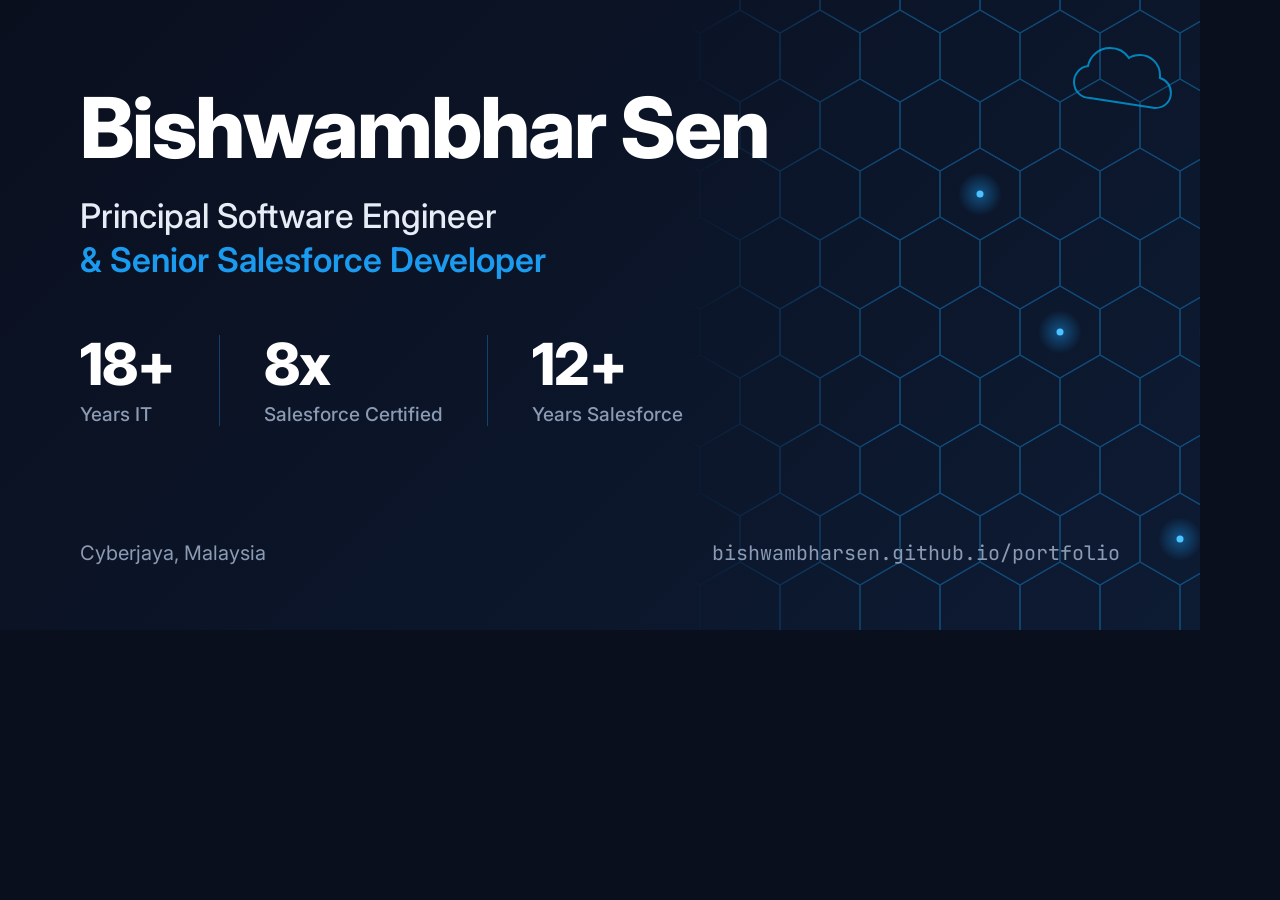
<file: og-src/og-preview.html>
<!DOCTYPE html>
<html lang="en">
<head>
<meta charset="utf-8">
<title>OG Preview</title>
<link rel="preconnect" href="https://fonts.googleapis.com">
<link rel="preconnect" href="https://fonts.gstatic.com" crossorigin>
<link href="https://fonts.googleapis.com/css2?family=Inter:wght@400;500;600;700;800&family=JetBrains+Mono:wght@400;500&display=swap" rel="stylesheet">
<style>
  html,body{margin:0;padding:0;width:1200px;height:630px;overflow:hidden;background:#0a0f1e}
  *{box-sizing:border-box}
  #og{position:relative;width:1200px;height:630px;overflow:hidden;
    background:linear-gradient(135deg,#0a0f1e 0%,#0d1b33 100%);
    font-family:'Inter',-apple-system,Helvetica,Arial,sans-serif;color:#fff}
  .deco{position:absolute;right:0;top:0;width:520px;height:630px}
  .content{position:absolute;left:80px;top:0;bottom:0;width:760px;padding:84px 0 64px;display:flex;flex-direction:column}
  h1{margin:0;font-size:84px;line-height:1.05;font-weight:800;letter-spacing:-2px;color:#fff}
  .title{margin-top:22px;font-size:34px;line-height:1.3;font-weight:500;color:#e6edf7}
  .title .acc{color:#1a9bf0;font-weight:600}
  .stats{margin-top:52px;display:flex;align-items:stretch}
  .stat{padding:0 44px}
  .stat:first-child{padding-left:0}
  .stat+.stat{border-left:1px solid rgba(26,155,240,.35)}
  .num{font-size:58px;font-weight:800;line-height:1;color:#fff;letter-spacing:-1px}
  .lbl{margin-top:10px;font-size:19px;font-weight:500;color:#8b9bb4}
  .foot{margin-top:auto;display:flex;justify-content:space-between;align-items:baseline;width:1040px;font-size:20px;color:#8b9bb4}
  .foot .url{font-family:'JetBrains Mono',ui-monospace,Menlo,monospace;font-size:20px}
</style>
</head>
<body>
<!-- Update yearly: years IT = 18+ / years Salesforce = 12+ (see .num elements below) -->
<div id="og">
  <svg class="deco" viewBox="0 0 520 630" xmlns="http://www.w3.org/2000/svg">
    <defs>
      <radialGradient id="g" cx="50%" cy="50%" r="50%"><stop offset="0" stop-color="#1a9bf0" stop-opacity=".9"/><stop offset="1" stop-color="#1a9bf0" stop-opacity="0"/></radialGradient>
      <linearGradient id="fade" x1="0" x2="1"><stop offset="0" stop-color="#fff" stop-opacity="0"/><stop offset=".4" stop-color="#fff" stop-opacity="1"/></linearGradient>
      <mask id="m"><rect width="520" height="630" fill="url(#fade)"/></mask>
      <polygon id="hx" points="40,0 80,23 80,69 40,92 0,69 0,23" fill="none" stroke="#1a9bf0" stroke-width="1.2"/>
    </defs>
    <g mask="url(#m)" opacity=".38">
      <g id="grid"></g>
    </g>
    <g id="nodes"></g>
    <!-- Salesforce-style cloud outline -->
    <path d="M430 88c-9 0-16-7-16-16 0-8 6-15 14-16 2-10 11-18 22-18 8 0 15 4 19 10 3-2 7-3 11-3 11 0 20 9 20 20 0 1 0 2-.1 3 7 2 11 8 11 15 0 9-7 15-16 15z" transform="translate(-20 10)" fill="none" stroke="#00A1E0" stroke-width="2" opacity=".8"/>
  </svg>
  <div class="content">
    <h1>Bishwambhar Sen</h1>
    <div class="title">Principal Software Engineer<br><span class="acc">&amp; Senior Salesforce Developer</span></div>
    <div class="stats">
      <div class="stat"><div class="num">18+</div><div class="lbl">Years IT</div></div>
      <div class="stat"><div class="num">8x</div><div class="lbl">Salesforce Certified</div></div>
      <div class="stat"><div class="num">12+</div><div class="lbl">Years Salesforce</div></div>
    </div>
    <div class="foot"><span>Cyberjaya, Malaysia</span><span class="url">bishwambharsen.github.io/portfolio</span></div>
  </div>
</div>
<script>
// build hex grid + glowing nodes in the decorative SVG
(function(){
  var NS='http://www.w3.org/2000/svg',g=document.getElementById('grid'),n=document.getElementById('nodes');
  var w=80,h=92,pts=[];
  for(var r=-1;r<9;r++)for(var c=-1;c<8;c++){
    var x=c*w+(r%2?w/2:0)+20,y=r*h*0.75+10;
    var u=document.createElementNS(NS,'use');u.setAttribute('href','#hx');u.setAttribute('transform','translate('+x+' '+y+')');g.appendChild(u);
    pts.push([x+40,y+46]);
  }
  [[6,4],[19,12],[30,22],[41,9],[52,30],[14,40],[60,18]].forEach(function(i){
    var p=pts[i[0]*1+ (i[1]%pts.length)]||pts[i[0]];if(!p)return;
    if(p[0]<200)return;
    var a=document.createElementNS(NS,'circle');a.setAttribute('cx',p[0]);a.setAttribute('cy',p[1]);a.setAttribute('r',22);a.setAttribute('fill','url(#g)');a.setAttribute('opacity','.5');n.appendChild(a);
    var b=document.createElementNS(NS,'circle');b.setAttribute('cx',p[0]);b.setAttribute('cy',p[1]);b.setAttribute('r',3.5);b.setAttribute('fill','#4cc3ff');n.appendChild(b);
  });
})();
</script>
</body>
</html>
</file>
<file: styles.css>
/* ==========================================================================
   DEVELOPER PORTFOLIO - BISHWAMBHAR SEN
   Premium Dark/Light Responsive Design System
   ========================================================================== */

/* --- Design Tokens / Core Variables --- */
:root {
    --font-primary: 'Inter', -apple-system, BlinkMacSystemFont, 'Segoe UI', Roboto, sans-serif;
    --font-mono: 'JetBrains Mono', 'Fira Code', 'Courier New', monospace;

    /* Theme-independent colors */
    --accent-color: #00A1E0; /* Salesforce Blue */
    --accent-color-hover: #0080b3;
    --accent-glow: rgba(0, 161, 224, 0.15);
    
    /* Certification-specific colors */
    --gold: #FFDF00;
    --gold-glow: rgba(255, 223, 0, 0.2);
    --blue-cert: #00A1E0;
    --blue-glow: rgba(0, 161, 224, 0.2);
    --purple: #9C27B0;
    --purple-glow: rgba(156, 39, 176, 0.2);
    --green: #4CAF50;
    --green-glow: rgba(76, 175, 80, 0.2);
    --teal: #008080;
    --teal-glow: rgba(0, 128, 128, 0.2);
}

/* --- Dark Theme Variables (Default) --- */
.dark-theme {
    --bg-main: #0a0f1d;
    --bg-secondary: #111827;
    --bg-card: rgba(17, 24, 39, 0.7);
    --bg-navbar: rgba(10, 15, 29, 0.85);
    
    --border-color: rgba(255, 255, 255, 0.08);
    --border-active: rgba(0, 161, 224, 0.4);
    
    --text-primary: #f3f4f6;
    --text-muted: #9ca3af;
    --text-heading: #ffffff;
    
    --card-shadow: 0 8px 32px 0 rgba(0, 0, 0, 0.37);
    --navbar-shadow: 0 4px 20px 0 rgba(0, 0, 0, 0.3);
    
    --timeline-line: rgba(255, 255, 255, 0.1);
}

/* --- Light Theme Variables --- */
.light-theme {
    --bg-main: #f8fafc;
    --bg-secondary: #ffffff;
    --bg-card: rgba(255, 255, 255, 0.8);
    --bg-navbar: rgba(248, 250, 252, 0.85);
    
    --border-color: rgba(15, 23, 42, 0.08);
    --border-active: rgba(0, 161, 224, 0.5);
    
    --text-primary: #334155;
    --text-muted: #64748b;
    --text-heading: #0f172a;
    
    --card-shadow: 0 8px 30px rgba(0, 0, 0, 0.04);
    --navbar-shadow: 0 4px 20px rgba(0, 0, 0, 0.03);
    
    --timeline-line: rgba(15, 23, 42, 0.1);
}

/* --- Core Resets --- */
* {
    margin: 0;
    padding: 0;
    box-sizing: border-box;
}

html {
    scroll-behavior: smooth;
    font-size: 16px;
}

body {
    font-family: var(--font-primary);
    background-color: var(--bg-main);
    color: var(--text-primary);
    line-height: 1.6;
    overflow-x: hidden;
    transition: background-color 0.4s ease, color 0.4s ease;
}

a {
    color: inherit;
    text-decoration: none;
    transition: color 0.3s ease;
}

/* --- Typography Utilities --- */
h1, h2, h3, h4, h5, h6 {
    color: var(--text-heading);
    font-weight: 700;
    line-height: 1.25;
}

strong {
    color: var(--text-heading);
}

.highlight {
    color: var(--accent-color);
    background: linear-gradient(120deg, var(--accent-color) 0%, #3b82f6 100%);
    -webkit-background-clip: text;
    -webkit-text-fill-color: transparent;
}

/* --- Layout Containers --- */
section {
    padding: 100px 20px;
    border-bottom: 1px solid var(--border-color);
}

.section-container {
    max-width: 1100px;
    margin: 0 auto;
}

.section-subtitle {
    font-family: var(--font-mono);
    color: var(--accent-color);
    font-size: 0.9rem;
    text-transform: uppercase;
    letter-spacing: 2px;
    display: block;
    margin-bottom: 8px;
}

.section-title {
    font-size: 2.25rem;
    margin-bottom: 16px;
    letter-spacing: -0.5px;
}

.section-description {
    color: var(--text-muted);
    font-size: 1.1rem;
    max-width: 700px;
    margin-bottom: 48px;
}

/* --- Header / Navigation Bar --- */
.navbar {
    position: fixed;
    top: 0;
    left: 0;
    width: 100%;
    z-index: 1000;
    background-color: var(--bg-navbar);
    border-bottom: 1px solid var(--border-color);
    backdrop-filter: blur(12px);
    -webkit-backdrop-filter: blur(12px);
    transition: background-color 0.4s ease, border-color 0.4s ease, box-shadow 0.3s ease;
}

.navbar-scrolled {
    box-shadow: var(--navbar-shadow);
}

.nav-container {
    max-width: 1200px;
    margin: 0 auto;
    padding: 20px;
    display: flex;
    justify-content: space-between;
    align-items: center;
}

.nav-logo {
    font-family: var(--font-mono);
    font-size: 1.25rem;
    font-weight: 700;
    letter-spacing: -0.5px;
    color: var(--text-heading);
}

.logo-symbol {
    color: var(--accent-color);
}

.nav-menu {
    display: flex;
    gap: 32px;
}

.nav-link {
    font-size: 0.95rem;
    font-weight: 500;
    position: relative;
    padding: 6px 0;
}

.nav-link::after {
    content: '';
    position: absolute;
    bottom: 0;
    left: 0;
    width: 0;
    height: 2px;
    background-color: var(--accent-color);
    transition: width 0.3s ease;
}

.nav-link:hover {
    color: var(--text-heading);
}

.nav-link:hover::after {
    width: 100%;
}

.nav-actions {
    display: flex;
    align-items: center;
    gap: 16px;
}

/* --- Theme Toggle Switch --- */
.theme-btn {
    background: none;
    border: 1px solid var(--border-color);
    border-radius: 8px;
    width: 40px;
    height: 40px;
    display: flex;
    align-items: center;
    justify-content: center;
    cursor: pointer;
    color: var(--text-primary);
    transition: background-color 0.3s, border-color 0.3s, color 0.3s;
}

.theme-btn:hover {
    border-color: var(--accent-color);
    color: var(--accent-color);
    background-color: var(--accent-glow);
}

.sun-icon {
    width: 20px;
    height: 20px;
    display: none;
}

.moon-icon {
    width: 20px;
    height: 20px;
    display: block;
}

.dark-theme .sun-icon {
    display: block;
}

.dark-theme .moon-icon {
    display: none;
}

/* --- Mobile Menu Button --- */
.mobile-nav-toggle {
    display: none;
    background: none;
    border: none;
    flex-direction: column;
    gap: 6px;
    cursor: pointer;
    padding: 4px;
    z-index: 1100;
}

.mobile-nav-toggle span {
    display: block;
    width: 24px;
    height: 2px;
    background-color: var(--text-heading);
    transition: all 0.3s ease;
}

/* --- Button Styles --- */
.btn {
    display: inline-flex;
    align-items: center;
    gap: 8px;
    padding: 12px 24px;
    border-radius: 8px;
    font-size: 0.95rem;
    font-weight: 600;
    cursor: pointer;
    transition: all 0.3s cubic-bezier(0.4, 0, 0.2, 1);
}

.btn-primary {
    background-color: var(--accent-color);
    color: #ffffff !important;
    border: 1px solid var(--accent-color);
}

.btn-primary:hover {
    background-color: var(--accent-color-hover);
    border-color: var(--accent-color-hover);
    transform: translateY(-2px);
    box-shadow: 0 4px 20px var(--accent-glow);
}

.btn-secondary {
    background-color: transparent;
    color: var(--text-primary);
    border: 1px solid var(--border-color);
}

.btn-secondary:hover {
    border-color: var(--accent-color);
    color: var(--accent-color);
    transform: translateY(-2px);
    background-color: var(--accent-glow);
}

/* --- Hero Section --- */
.hero-section {
    min-height: 100vh;
    display: flex;
    align-items: center;
    padding: 160px 20px 80px;
}

.hero-container {
    max-width: 1200px;
    margin: 0 auto;
    display: grid;
    grid-template-columns: 1.2fr 0.8fr;
    gap: 64px;
    align-items: center;
}

.hero-pretitle {
    font-family: var(--font-mono);
    color: var(--accent-color);
    font-size: 1rem;
    display: block;
    margin-bottom: 12px;
    font-weight: 500;
}

.hero-title {
    font-size: 4rem;
    letter-spacing: -1.5px;
    margin-bottom: 8px;
}

.hero-subtitle {
    font-size: 2rem;
    font-weight: 600;
    color: var(--text-muted);
    margin-bottom: 24px;
    line-height: 1.2;
}

.hero-description {
    color: var(--text-muted);
    font-size: 1.1rem;
    line-height: 1.7;
    margin-bottom: 32px;
    max-width: 620px;
}

.hero-meta {
    display: flex;
    flex-direction: column;
    gap: 12px;
    margin-bottom: 32px;
}

.meta-item {
    display: flex;
    align-items: center;
    gap: 12px;
    font-size: 0.95rem;
    color: var(--text-muted);
}

.meta-item svg {
    color: var(--accent-color);
}

.meta-item a:hover {
    color: var(--text-heading);
    text-decoration: underline;
}

.hero-actions {
    display: flex;
    gap: 16px;
    margin-bottom: 40px;
}

.social-links {
    display: flex;
    gap: 16px;
}

.social-link {
    width: 44px;
    height: 44px;
    border-radius: 50%;
    border: 1px solid var(--border-color);
    display: flex;
    align-items: center;
    justify-content: center;
    color: var(--text-muted);
    transition: all 0.3s ease;
}

.social-link svg {
    width: 20px;
    height: 20px;
}

.social-link:hover {
    border-color: var(--accent-color);
    color: var(--accent-color);
    background-color: var(--accent-glow);
    transform: translateY(-3px);
}

/* --- Hero Statistics Grid --- */
.hero-stats {
    display: grid;
    grid-template-columns: 1fr 1fr;
    gap: 20px;
}

.stat-card {
    background-color: var(--bg-card);
    border: 1px solid var(--border-color);
    border-radius: 16px;
    padding: 30px;
    display: flex;
    flex-direction: column;
    gap: 8px;
    transition: all 0.3s ease;
    box-shadow: var(--card-shadow);
}

.stat-card:hover {
    transform: translateY(-5px);
    border-color: var(--border-active);
}

.stat-number {
    font-size: 2.5rem;
    font-weight: 800;
    color: var(--text-heading);
    line-height: 1;
}

.stat-label {
    font-size: 0.9rem;
    color: var(--text-muted);
    font-weight: 500;
}

.highlight-card {
    background: linear-gradient(135deg, rgba(0, 161, 224, 0.08) 0%, rgba(59, 130, 246, 0.03) 100%);
    border-color: rgba(0, 161, 224, 0.2);
}

.highlight-card .stat-number {
    color: var(--accent-color);
}

/* --- Salesforce Certifications --- */
.certifications-grid {
    display: grid;
    grid-template-columns: repeat(auto-fill, minmax(230px, 1fr));
    gap: 24px;
}

.cert-card {
    background-color: var(--bg-card);
    border: 1px solid var(--border-color);
    border-radius: 16px;
    padding: 28px 20px;
    text-align: center;
    box-shadow: var(--card-shadow);
    transition: all 0.3s cubic-bezier(0.4, 0, 0.2, 1);
    display: flex;
    flex-direction: column;
    align-items: center;
}

.cert-card:hover {
    transform: translateY(-8px);
    box-shadow: 0 12px 30px rgba(0, 0, 0, 0.15);
}

.cert-badge-wrapper {
    width: 100px;
    height: 115px;
    margin-bottom: 20px;
    position: relative;
    transition: transform 0.5s cubic-bezier(0.4, 0, 0.2, 1);
}

.cert-card:hover .cert-badge-wrapper {
    transform: scale(1.08) rotate(3deg);
}

.cert-svg {
    width: 100%;
    height: 100%;
    filter: drop-shadow(0 4px 8px rgba(0, 0, 0, 0.25));
}

.cert-card h3 {
    font-size: 1.05rem;
    font-weight: 600;
    margin-bottom: 12px;
    min-height: 48px;
    display: flex;
    align-items: center;
    justify-content: center;
}

.cert-tag {
    font-family: var(--font-mono);
    font-size: 0.75rem;
    font-weight: 600;
    padding: 4px 10px;
    border-radius: 20px;
    text-transform: uppercase;
}

/* Card Special Borders & Tags */
.gold-border:hover { border-color: var(--gold); box-shadow: 0 8px 24px var(--gold-glow); }
.gold-tag { background-color: var(--gold-glow); color: #f59e0b; }

.blue-border:hover { border-color: var(--blue-cert); box-shadow: 0 8px 24px var(--blue-glow); }
.blue-tag { background-color: var(--blue-glow); color: var(--accent-color); }

.purple-border:hover { border-color: var(--purple); box-shadow: 0 8px 24px var(--purple-glow); }
.purple-tag { background-color: var(--purple-glow); color: #a855f7; }

.green-border:hover { border-color: var(--green); box-shadow: 0 8px 24px var(--green-glow); }
.green-tag { background-color: var(--green-glow); color: #22c55e; }

.teal-border:hover { border-color: var(--teal); box-shadow: 0 8px 24px var(--teal-glow); }
.teal-tag { background-color: var(--teal-glow); color: #14b8a6; }

/* --- Experience Timeline Section --- */
.timeline {
    position: relative;
    max-width: 850px;
    margin: 0 auto;
    padding: 20px 0;
}

.timeline::before {
    content: '';
    position: absolute;
    left: 31px;
    top: 0;
    height: 100%;
    width: 2px;
    background-color: var(--timeline-line);
}

.timeline-item {
    position: relative;
    margin-bottom: 60px;
    padding-left: 80px;
}

.timeline-item:last-child {
    margin-bottom: 0;
}

.timeline-dot {
    position: absolute;
    left: 20px;
    top: 5px;
    width: 24px;
    height: 24px;
    border-radius: 50%;
    background-color: var(--bg-main);
    border: 3px solid var(--accent-color);
    z-index: 10;
    transition: all 0.3s ease;
}

.timeline-item:hover .timeline-dot {
    background-color: var(--accent-color);
    box-shadow: 0 0 12px var(--accent-color);
    transform: scale(1.1);
}

.timeline-date {
    font-family: var(--font-mono);
    color: var(--accent-color);
    font-size: 0.9rem;
    font-weight: 500;
    margin-bottom: 8px;
}

.timeline-content {
    background-color: var(--bg-card);
    border: 1px solid var(--border-color);
    border-radius: 16px;
    padding: 32px;
    box-shadow: var(--card-shadow);
    transition: border-color 0.3s ease, transform 0.3s ease;
}

.timeline-item:hover .timeline-content {
    border-color: var(--border-active);
    transform: translateY(-3px);
}

.timeline-content h3 {
    font-size: 1.4rem;
    margin-bottom: 6px;
}

.company {
    font-size: 1.05rem;
    color: var(--accent-color);
    margin-bottom: 16px;
    font-weight: 500;
}

.company .location {
    color: var(--text-muted);
    font-size: 0.95rem;
    font-weight: 400;
}

.duties-list {
    margin-left: 20px;
    color: var(--text-muted);
    font-size: 0.95rem;
}

.duties-list li {
    margin-bottom: 8px;
}

.duties-list li::marker {
    color: var(--accent-color);
}

/* --- Scroll Reveal Animations --- */
.reveal {
    opacity: 0;
    transform: translateY(30px);
    transition: opacity 0.6s ease-out, transform 0.6s ease-out;
}

.reveal.active {
    opacity: 1;
    transform: translateY(0);
}

/* --- Technical Skills Section --- */
.skills-filter {
    display: flex;
    justify-content: center;
    flex-wrap: wrap;
    gap: 12px;
    margin-bottom: 40px;
}

.filter-btn {
    background: none;
    border: 1px solid var(--border-color);
    color: var(--text-muted);
    padding: 10px 20px;
    border-radius: 30px;
    font-size: 0.9rem;
    font-weight: 600;
    cursor: pointer;
    transition: all 0.3s ease;
}

.filter-btn:hover {
    border-color: var(--accent-color);
    color: var(--accent-color);
}

.filter-btn.active {
    background-color: var(--accent-color);
    border-color: var(--accent-color);
    color: #ffffff;
}

.skills-grid {
    display: grid;
    grid-template-columns: repeat(auto-fill, minmax(320px, 1fr));
    gap: 24px;
}

.skill-category-card {
    background-color: var(--bg-card);
    border: 1px solid var(--border-color);
    border-radius: 16px;
    padding: 30px;
    box-shadow: var(--card-shadow);
    transition: all 0.3s ease;
}

.skill-category-card:hover {
    border-color: var(--border-active);
    transform: translateY(-3px);
}

.skill-category-card h3 {
    font-size: 1.15rem;
    margin-bottom: 20px;
    border-left: 3px solid var(--accent-color);
    padding-left: 12px;
}

.skill-tags {
    display: flex;
    flex-wrap: wrap;
    gap: 8px;
}

.skill-tag {
    font-size: 0.85rem;
    background-color: var(--bg-main);
    border: 1px solid var(--border-color);
    color: var(--text-muted);
    padding: 6px 14px;
    border-radius: 8px;
    font-weight: 500;
    transition: all 0.2s ease;
}

.skill-tag:hover {
    background-color: var(--accent-glow);
    border-color: var(--accent-color);
    color: var(--text-heading);
    transform: scale(1.03);
}

/* --- Education Section --- */
.education-card {
    background-color: var(--bg-card);
    border: 1px solid var(--border-color);
    border-radius: 16px;
    padding: 40px;
    box-shadow: var(--card-shadow);
    max-width: 800px;
    margin: 0 auto;
}

.edu-header {
    display: flex;
    justify-content: space-between;
    align-items: baseline;
    margin-bottom: 12px;
    flex-wrap: wrap;
    gap: 12px;
}

.edu-header h3 {
    font-size: 1.5rem;
}

.edu-date {
    font-family: var(--font-mono);
    color: var(--accent-color);
    font-weight: 600;
}

.education-card h4 {
    font-size: 1.15rem;
    color: var(--text-muted);
    font-weight: 500;
    margin-bottom: 8px;
}

.school {
    font-size: 1.1rem;
    font-weight: 600;
    margin-bottom: 4px;
}

.edu-location {
    color: var(--text-muted);
    font-size: 0.95rem;
}

/* --- Contact Section --- */
.contact-wrapper {
    display: grid;
    grid-template-columns: 0.8fr 1.2fr;
    gap: 48px;
    align-items: start;
}

.contact-info {
    background-color: var(--bg-card);
    border: 1px solid var(--border-color);
    border-radius: 16px;
    padding: 40px;
    box-shadow: var(--card-shadow);
}

.contact-info h3 {
    font-size: 1.4rem;
    margin-bottom: 24px;
}

.info-items {
    display: flex;
    flex-direction: column;
    gap: 28px;
}

.info-item {
    display: flex;
    gap: 16px;
    align-items: center;
}

.info-icon {
    width: 44px;
    height: 44px;
    border-radius: 10px;
    background-color: var(--accent-glow);
    display: flex;
    align-items: center;
    justify-content: center;
    color: var(--accent-color);
    flex-shrink: 0;
}

.info-text {
    display: flex;
    flex-direction: column;
}

.info-label {
    font-size: 0.8rem;
    font-family: var(--font-mono);
    text-transform: uppercase;
    color: var(--text-muted);
}

.info-text a, .info-text span {
    font-size: 0.95rem;
    font-weight: 600;
}

.info-text a:hover {
    color: var(--accent-color);
}

/* Form Styles */
.contact-form-container {
    background-color: var(--bg-card);
    border: 1px solid var(--border-color);
    border-radius: 16px;
    padding: 40px;
    box-shadow: var(--card-shadow);
}

.contact-form {
    display: flex;
    flex-direction: column;
    gap: 20px;
}

.form-row {
    display: grid;
    grid-template-columns: 1fr 1fr;
    gap: 20px;
}

.form-group {
    display: flex;
    flex-direction: column;
    gap: 8px;
}

.form-group label {
    font-size: 0.85rem;
    font-weight: 600;
    color: var(--text-primary);
}

.form-group input, .form-group textarea {
    background-color: var(--bg-main);
    border: 1px solid var(--border-color);
    color: var(--text-heading);
    padding: 12px 16px;
    border-radius: 8px;
    font-family: var(--font-primary);
    font-size: 0.95rem;
    transition: all 0.3s ease;
    width: 100%;
}

.form-group input:focus, .form-group textarea:focus {
    outline: none;
    border-color: var(--accent-color);
    box-shadow: 0 0 0 3px var(--accent-glow);
}

.btn-submit {
    justify-content: center;
    margin-top: 10px;
    width: 100%;
}

.submit-arrow {
    transition: transform 0.3s ease;
}

.btn-submit:hover .submit-arrow {
    transform: translateX(4px);
}

/* --- Footer --- */
footer {
    padding: 40px 20px;
    text-align: center;
    background-color: var(--bg-secondary);
}

.footer-container {
    max-width: 600px;
    margin: 0 auto;
    display: flex;
    flex-direction: column;
    gap: 8px;
}

.copyright {
    font-size: 0.95rem;
    font-weight: 500;
}

.tagline {
    font-size: 0.8rem;
    color: var(--text-muted);
    font-family: var(--font-mono);
}

/* --- Toast Notification --- */
.toast-notification {
    position: fixed;
    bottom: 30px;
    right: 30px;
    background-color: var(--bg-secondary);
    border: 1px solid var(--accent-color);
    border-radius: 8px;
    padding: 16px 24px;
    box-shadow: 0 10px 25px rgba(0, 0, 0, 0.2);
    z-index: 2000;
    transform: translateY(100px);
    opacity: 0;
    transition: all 0.4s cubic-bezier(0.175, 0.885, 0.32, 1.275);
}

.toast-notification.show {
    transform: translateY(0);
    opacity: 1;
}

.toast-message {
    font-size: 0.95rem;
    font-weight: 600;
    color: var(--accent-color);
}

/* --- Responsive Media Queries --- */
@media (max-width: 1024px) {
    .hero-container {
        grid-template-columns: 1fr;
        gap: 48px;
        text-align: center;
    }
    
    .hero-content {
        display: flex;
        flex-direction: column;
        align-items: center;
    }
    
    .hero-description {
        margin-left: auto;
        margin-right: auto;
    }
    
    .hero-meta {
        align-items: center;
    }
    
    .hero-stats {
        max-width: 600px;
        margin: 0 auto;
        width: 100%;
    }
    
    .contact-wrapper {
        grid-template-columns: 1fr;
        gap: 32px;
    }
}

@media (max-width: 768px) {
    section {
        padding: 60px 20px;
    }
    
    .section-title {
        font-size: 1.8rem;
    }
    
    .hero-title {
        font-size: 2.75rem;
    }
    
    .hero-subtitle {
        font-size: 1.5rem;
    }
    
    /* Responsive Navigation Menu */
    .mobile-nav-toggle {
        display: flex;
    }
    
    .nav-menu {
        position: fixed;
        top: 80px;
        left: 0;
        width: 100%;
        background-color: var(--bg-main);
        border-bottom: 1px solid var(--border-color);
        flex-direction: column;
        gap: 0;
        text-align: center;
        padding: 20px 0;
        transform: translateY(-150%);
        transition: transform 0.4s cubic-bezier(0.165, 0.84, 0.44, 1);
        z-index: 999;
        box-shadow: var(--navbar-shadow);
    }
    
    .nav-menu.active {
        transform: translateY(0);
    }
    
    .nav-link {
        display: block;
        padding: 16px 0;
        font-size: 1.1rem;
    }
    
    .nav-link::after {
        display: none;
    }
    
    /* Burger Icon Transition to X */
    .mobile-nav-toggle.active span:nth-child(1) {
        transform: translateY(8px) rotate(45deg);
    }
    
    .mobile-nav-toggle.active span:nth-child(2) {
        opacity: 0;
    }
    
    .mobile-nav-toggle.active span:nth-child(3) {
        transform: translateY(-8px) rotate(-45deg);
    }
    
    /* Timeline adjustments for mobile */
    .timeline::before {
        left: 17px;
    }
    
    .timeline-item {
        padding-left: 45px;
    }
    
    .timeline-dot {
        left: 6px;
        width: 20px;
        height: 20px;
    }
    
    .timeline-content {
        padding: 20px;
    }
    
    .edu-header {
        flex-direction: column;
        gap: 4px;
    }
    
    .form-row {
        grid-template-columns: 1fr;
    }
    
    .skills-grid {
        grid-template-columns: 1fr;
    }
}

@media (max-width: 480px) {
    .hero-title {
        font-size: 2.25rem;
    }
    
    .hero-stats {
        grid-template-columns: 1fr;
    }
    
    .hero-actions {
        flex-direction: column;
        width: 100%;
    }
    
    .btn {
        width: 100%;
        justify-content: center;
    }
    
    .certifications-grid {
        grid-template-columns: 1fr;
    }
}
</file>
